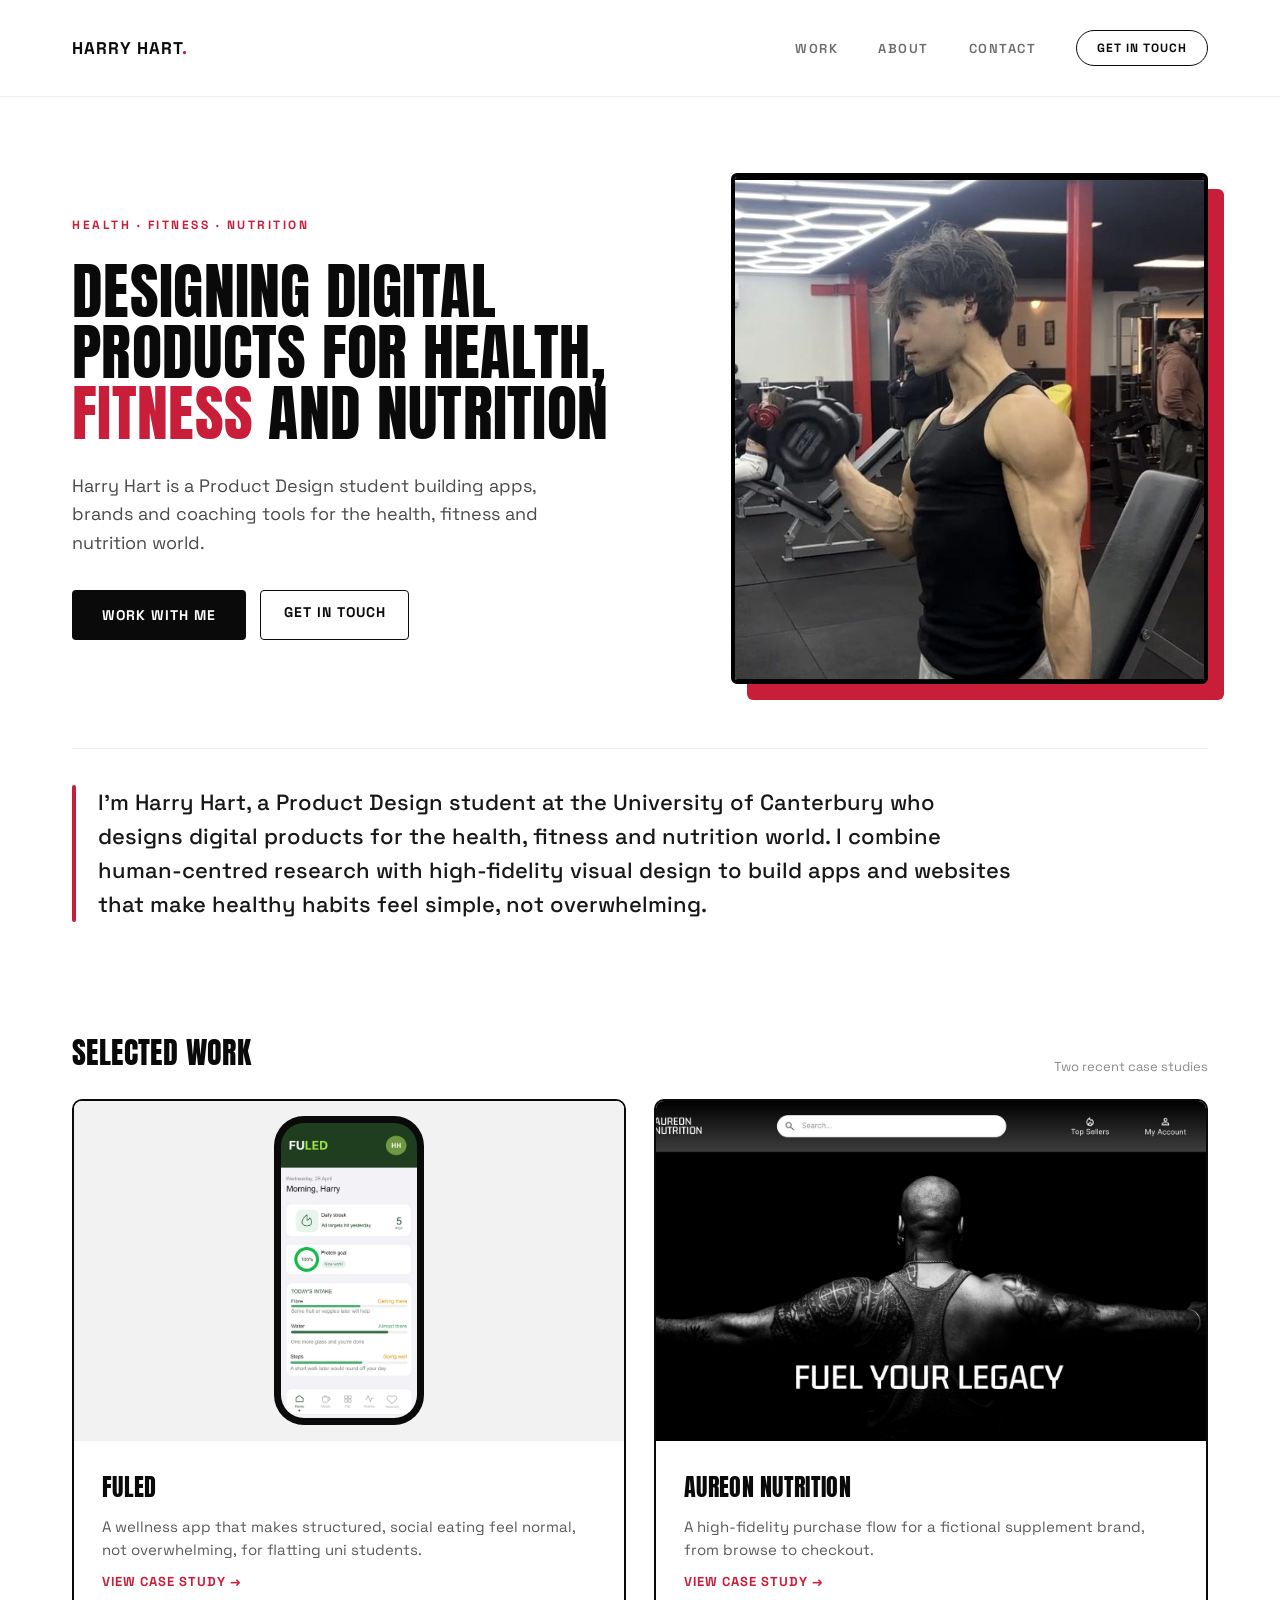
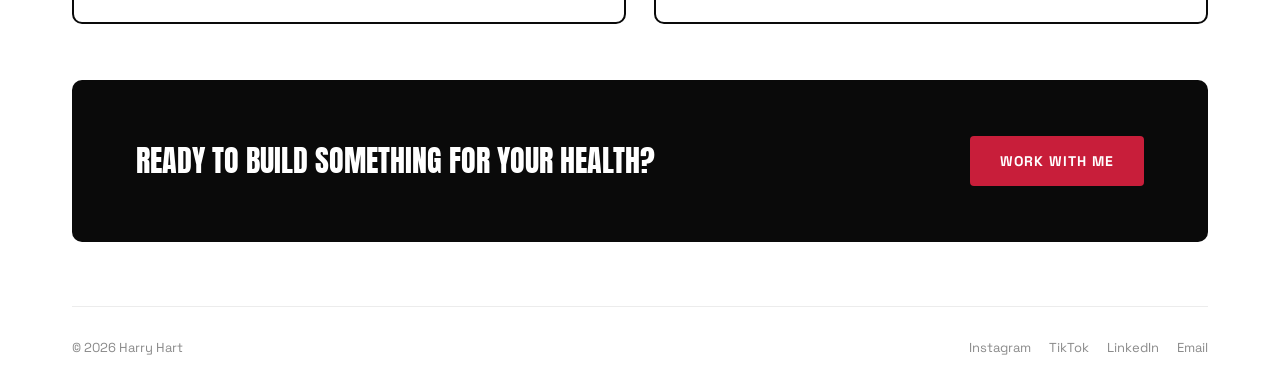
<file: index.html>
<!doctype html>
<html lang="en">
<head>
<meta charset="utf-8">
<meta name="viewport" content="width=device-width, initial-scale=1">
<title>Harry Hart | Product Design for Health, Fitness &amp; Nutrition</title>
<meta name="description" content="Harry Hart is a Product Design student building apps, brands and coaching tools for the health, fitness and nutrition world.">
<link rel="icon" href="favicon.ico" sizes="any">
<link rel="icon" href="favicon-32.png" type="image/png">
<link rel="apple-touch-icon" href="apple-touch-icon.png">
<link rel="canonical" href="https://harry-hart-nz.github.io/">
<meta property="og:type" content="website">
<meta property="og:site_name" content="Harry Hart">
<meta property="og:title" content="Harry Hart | Product Design for Health, Fitness &amp; Nutrition">
<meta property="og:description" content="Harry Hart is a Product Design student building apps, brands and coaching tools for the health, fitness and nutrition world.">
<meta property="og:url" content="https://harry-hart-nz.github.io/">
<meta property="og:image" content="https://harry-hart-nz.github.io/images/og-image.jpg">
<meta property="og:image:width" content="1200">
<meta property="og:image:height" content="630">
<meta property="og:image:alt" content="Harry Hart, Product Design for Health, Fitness and Nutrition">
<meta name="twitter:card" content="summary_large_image">
<meta name="twitter:title" content="Harry Hart | Product Design for Health, Fitness &amp; Nutrition">
<meta name="twitter:description" content="Harry Hart is a Product Design student building apps, brands and coaching tools for the health, fitness and nutrition world.">
<meta name="twitter:image" content="https://harry-hart-nz.github.io/images/og-image.jpg">
<meta name="theme-color" content="#C81E3A">
<link rel="preconnect" href="https://fonts.googleapis.com">
<link rel="stylesheet" href="https://fonts.googleapis.com/css2?family=Anton&family=Space+Grotesk:wght@400;500;600;700&display=swap">
<link rel="stylesheet" href="css/style.css">
</head>
<body>

<header class="nav">
  <div class="nav-inner">
    <a href="index.html" class="logo">Harry Hart<span class="accent">.</span></a>
    <input type="checkbox" id="nav-toggle" class="nav-toggle-checkbox">
    <label for="nav-toggle" class="nav-toggle-label" aria-label="Toggle menu">
      <span></span><span></span><span></span>
    </label>
    <nav class="nav-links">
      <a class="nav-link" href="index.html#work">Work</a>
      <a class="nav-link" href="about.html">About</a>
      <a class="nav-link" href="contact.html">Contact</a>
      <a class="pill" href="contact.html">Get in touch</a>
    </nav>
  </div>
</header>

<main class="wrap">

  <!-- HERO -->
  <section class="hero">
    <div class="hero-copy">
      <div class="eyebrow">Health · Fitness · Nutrition</div>
      <h1 class="hero-title font-display">Designing digital products for health, <span class="accent">fitness</span> and nutrition</h1>
      <p class="hero-desc">Harry Hart is a Product Design student building apps, brands and coaching tools for the health, fitness and nutrition world.</p>
      <div class="hero-actions">
        <a class="btn btn-black" href="https://forms.gle/nYDH7GHydquZwans7" target="_blank" rel="noopener">Work with me</a>
        <a class="btn btn-outline" href="contact.html">Get in touch</a>
      </div>
    </div>
    <div class="hero-photo-wrap">
      <div class="hero-photo-bg"></div>
      <img class="hero-photo" src="images/hero-training.jpg" alt="Harry Hart training">
    </div>
  </section>

  <!-- INTRO -->
  <section class="intro">
    <div class="intro-bar"></div>
    <p class="intro-text">I'm Harry Hart, a Product Design student at the University of Canterbury who designs digital products for the health, fitness and nutrition world. I combine human-centred research with high-fidelity visual design to build apps and websites that make healthy habits feel simple, not overwhelming.</p>
  </section>

  <!-- WORK -->
  <section id="work" class="section">
    <div class="work-header">
      <h2 class="font-display" style="font-size: 30px; letter-spacing: 0.4px;">Selected work</h2>
      <span style="font-size: 13px; color: var(--muted-light);">Two recent case studies</span>
    </div>
    <div class="work-grid">

      <a href="fuled.html" class="card">
        <div class="card-media">
          <div class="phone-frame">
            <div class="phone-frame-inner">
              <img src="images/fuled-home.jpg" alt="FULED app home dashboard">
            </div>
          </div>
        </div>
        <div class="card-body">
          <div class="card-title font-display">FULED</div>
          <p class="card-desc">A wellness app that makes structured, social eating feel normal, not overwhelming, for flatting uni students.</p>
          <span class="link-arrow">View case study →</span>
        </div>
      </a>

      <a href="aureon.html" class="card">
        <div class="card-media dark">
          <img src="images/aureon-hero.jpg" alt="Aureon Nutrition, 'Fuel Your Legacy' hero">
        </div>
        <div class="card-body">
          <div class="card-title font-display">Aureon Nutrition</div>
          <p class="card-desc">A high-fidelity purchase flow for a fictional supplement brand, from browse to checkout.</p>
          <span class="link-arrow">View case study →</span>
        </div>
      </a>

    </div>
  </section>

  <!-- CTA -->
  <div class="cta">
    <h3 class="cta-title font-display">Ready to build something for your health?</h3>
    <a class="btn btn-accent" href="https://forms.gle/nYDH7GHydquZwans7" target="_blank" rel="noopener">Work with me</a>
  </div>

  <!-- FOOTER -->
  <footer class="footer">
    <span>© 2026 Harry Hart</span>
    <div class="footer-links">
      <a href="https://instagram.com/harryhartlifts" target="_blank" rel="noopener">Instagram</a>
      <a href="https://tiktok.com/@harryyhart" target="_blank" rel="noopener">TikTok</a>
      <a href="https://www.linkedin.com/in/harry-hart-82a9b7298" target="_blank" rel="noopener">LinkedIn</a>
      <a href="mailto:harryhartnz@gmail.com">Email</a>
    </div>
  </footer>

</main>
</body>
</html>
</file>
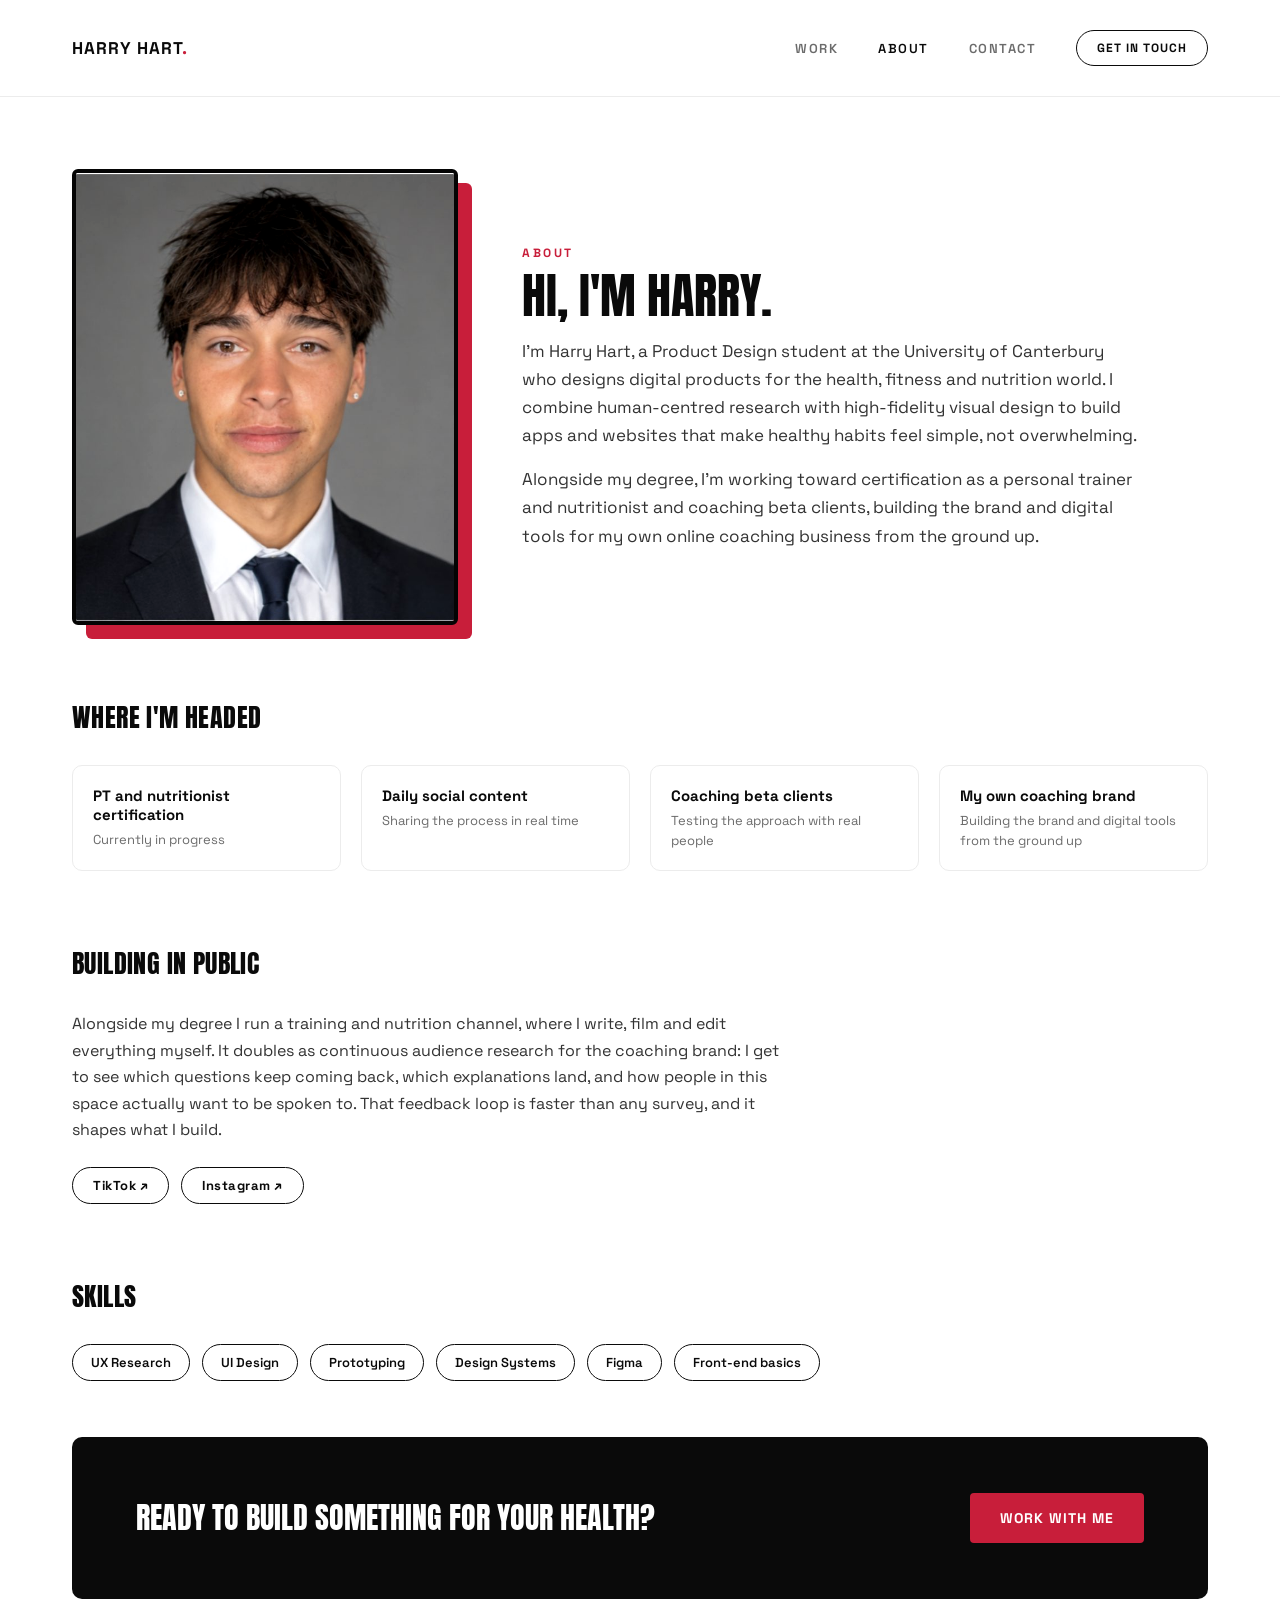
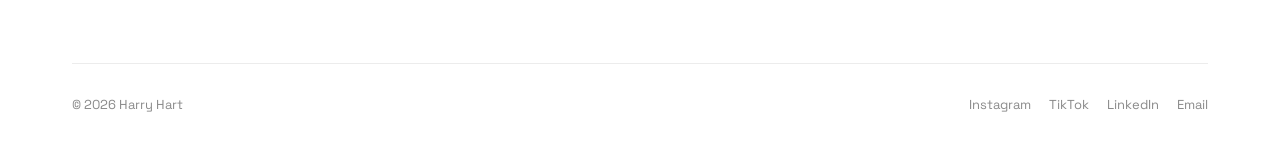
<file: about.html>
<!doctype html>
<html lang="en">
<head>
<meta charset="utf-8">
<meta name="viewport" content="width=device-width, initial-scale=1">
<title>About | Harry Hart</title>
<meta name="description" content="Harry Hart is a Product Design student at the University of Canterbury, working toward PT and nutritionist certification.">
<link rel="icon" href="favicon.ico" sizes="any">
<link rel="icon" href="favicon-32.png" type="image/png">
<link rel="apple-touch-icon" href="apple-touch-icon.png">
<link rel="canonical" href="https://harry-hart-nz.github.io/about.html">
<meta property="og:type" content="website">
<meta property="og:site_name" content="Harry Hart">
<meta property="og:title" content="About">
<meta property="og:description" content="Harry Hart is a Product Design student at the University of Canterbury, working toward PT and nutritionist certification.">
<meta property="og:url" content="https://harry-hart-nz.github.io/about.html">
<meta property="og:image" content="https://harry-hart-nz.github.io/images/og-image.jpg">
<meta property="og:image:width" content="1200">
<meta property="og:image:height" content="630">
<meta property="og:image:alt" content="Harry Hart, Product Design for Health, Fitness and Nutrition">
<meta name="twitter:card" content="summary_large_image">
<meta name="twitter:title" content="About">
<meta name="twitter:description" content="Harry Hart is a Product Design student at the University of Canterbury, working toward PT and nutritionist certification.">
<meta name="twitter:image" content="https://harry-hart-nz.github.io/images/og-image.jpg">
<meta name="theme-color" content="#C81E3A">
<link rel="preconnect" href="https://fonts.googleapis.com">
<link rel="stylesheet" href="https://fonts.googleapis.com/css2?family=Anton&family=Space+Grotesk:wght@400;500;600;700&display=swap">
<link rel="stylesheet" href="css/style.css">
</head>
<body>

<header class="nav">
  <div class="nav-inner">
    <a href="index.html" class="logo">Harry Hart<span class="accent">.</span></a>
    <input type="checkbox" id="nav-toggle" class="nav-toggle-checkbox">
    <label for="nav-toggle" class="nav-toggle-label" aria-label="Toggle menu">
      <span></span><span></span><span></span>
    </label>
    <nav class="nav-links">
      <a class="nav-link" href="index.html#work">Work</a>
      <a class="nav-link is-current" href="about.html">About</a>
      <a class="nav-link" href="contact.html">Contact</a>
      <a class="pill" href="contact.html">Get in touch</a>
    </nav>
  </div>
</header>

<main class="wrap">

  <!-- HEADER / BIO -->
  <section class="bio">
    <div class="bio-photo-wrap">
      <div class="bio-photo-bg"></div>
      <img class="bio-photo" src="images/about-headshot.jpg" alt="Harry Hart portrait">
    </div>
    <div class="bio-copy">
      <div class="eyebrow">About</div>
      <h1 class="bio-name font-display">Hi, I'm Harry.</h1>
      <p class="body-copy">I'm Harry Hart, a Product Design student at the University of Canterbury who designs digital products for the health, fitness and nutrition world. I combine human-centred research with high-fidelity visual design to build apps and websites that make healthy habits feel simple, not overwhelming.</p>
      <p class="body-copy">Alongside my degree, I'm working toward certification as a personal trainer and nutritionist and coaching beta clients, building the brand and digital tools for my own online coaching business from the ground up.</p>
    </div>
  </section>

  <!-- CAREER PATH -->
  <section class="section">
    <h2 class="section-heading font-display">Where I'm headed</h2>
    <div class="path-grid">
      <div class="path-card"><div class="path-title">PT and nutritionist certification</div><div class="path-desc">Currently in progress</div></div>
      <div class="path-card"><div class="path-title">Daily social content</div><div class="path-desc">Sharing the process in real time</div></div>
      <div class="path-card"><div class="path-title">Coaching beta clients</div><div class="path-desc">Testing the approach with real people</div></div>
      <div class="path-card"><div class="path-title">My own coaching brand</div><div class="path-desc">Building the brand and digital tools from the ground up</div></div>
    </div>
  </section>

  <!-- BUILDING IN PUBLIC -->
  <section class="section">
    <h2 class="section-heading font-display">Building in public</h2>
    <p class="body-copy" style="max-width: 720px;">Alongside my degree I run a training and nutrition channel, where I write, film and edit everything myself. It doubles as continuous audience research for the coaching brand: I get to see which questions keep coming back, which explanations land, and how people in this space actually want to be spoken to. That feedback loop is faster than any survey, and it shapes what I build.</p>
    <div class="channel-links">
      <a class="channel-link" href="https://tiktok.com/@harryyhart" target="_blank" rel="noopener">TikTok &#8599;</a>
      <a class="channel-link" href="https://instagram.com/harryhartlifts" target="_blank" rel="noopener">Instagram &#8599;</a>
    </div>
  </section>

  <!-- SKILLS -->
  <section class="section">
    <h2 class="section-heading font-display">Skills</h2>
    <div class="skills-wrap">
      <span class="skill-pill">UX Research</span>
      <span class="skill-pill">UI Design</span>
      <span class="skill-pill">Prototyping</span>
      <span class="skill-pill">Design Systems</span>
      <span class="skill-pill">Figma</span>
      <span class="skill-pill">Front-end basics</span>
    </div>
  </section>

  <!-- CTA -->
  <div class="cta">
    <h3 class="cta-title font-display">Ready to build something for your health?</h3>
    <a class="btn btn-accent" href="https://forms.gle/nYDH7GHydquZwans7" target="_blank" rel="noopener">Work with me</a>
  </div>

  <!-- FOOTER -->
  <footer class="footer">
    <span>© 2026 Harry Hart</span>
    <div class="footer-links">
      <a href="https://instagram.com/harryhartlifts" target="_blank" rel="noopener">Instagram</a>
      <a href="https://tiktok.com/@harryyhart" target="_blank" rel="noopener">TikTok</a>
      <a href="https://www.linkedin.com/in/harry-hart-82a9b7298" target="_blank" rel="noopener">LinkedIn</a>
      <a href="mailto:harryhartnz@gmail.com">Email</a>
    </div>
  </footer>

</main>
</body>
</html>
</file>
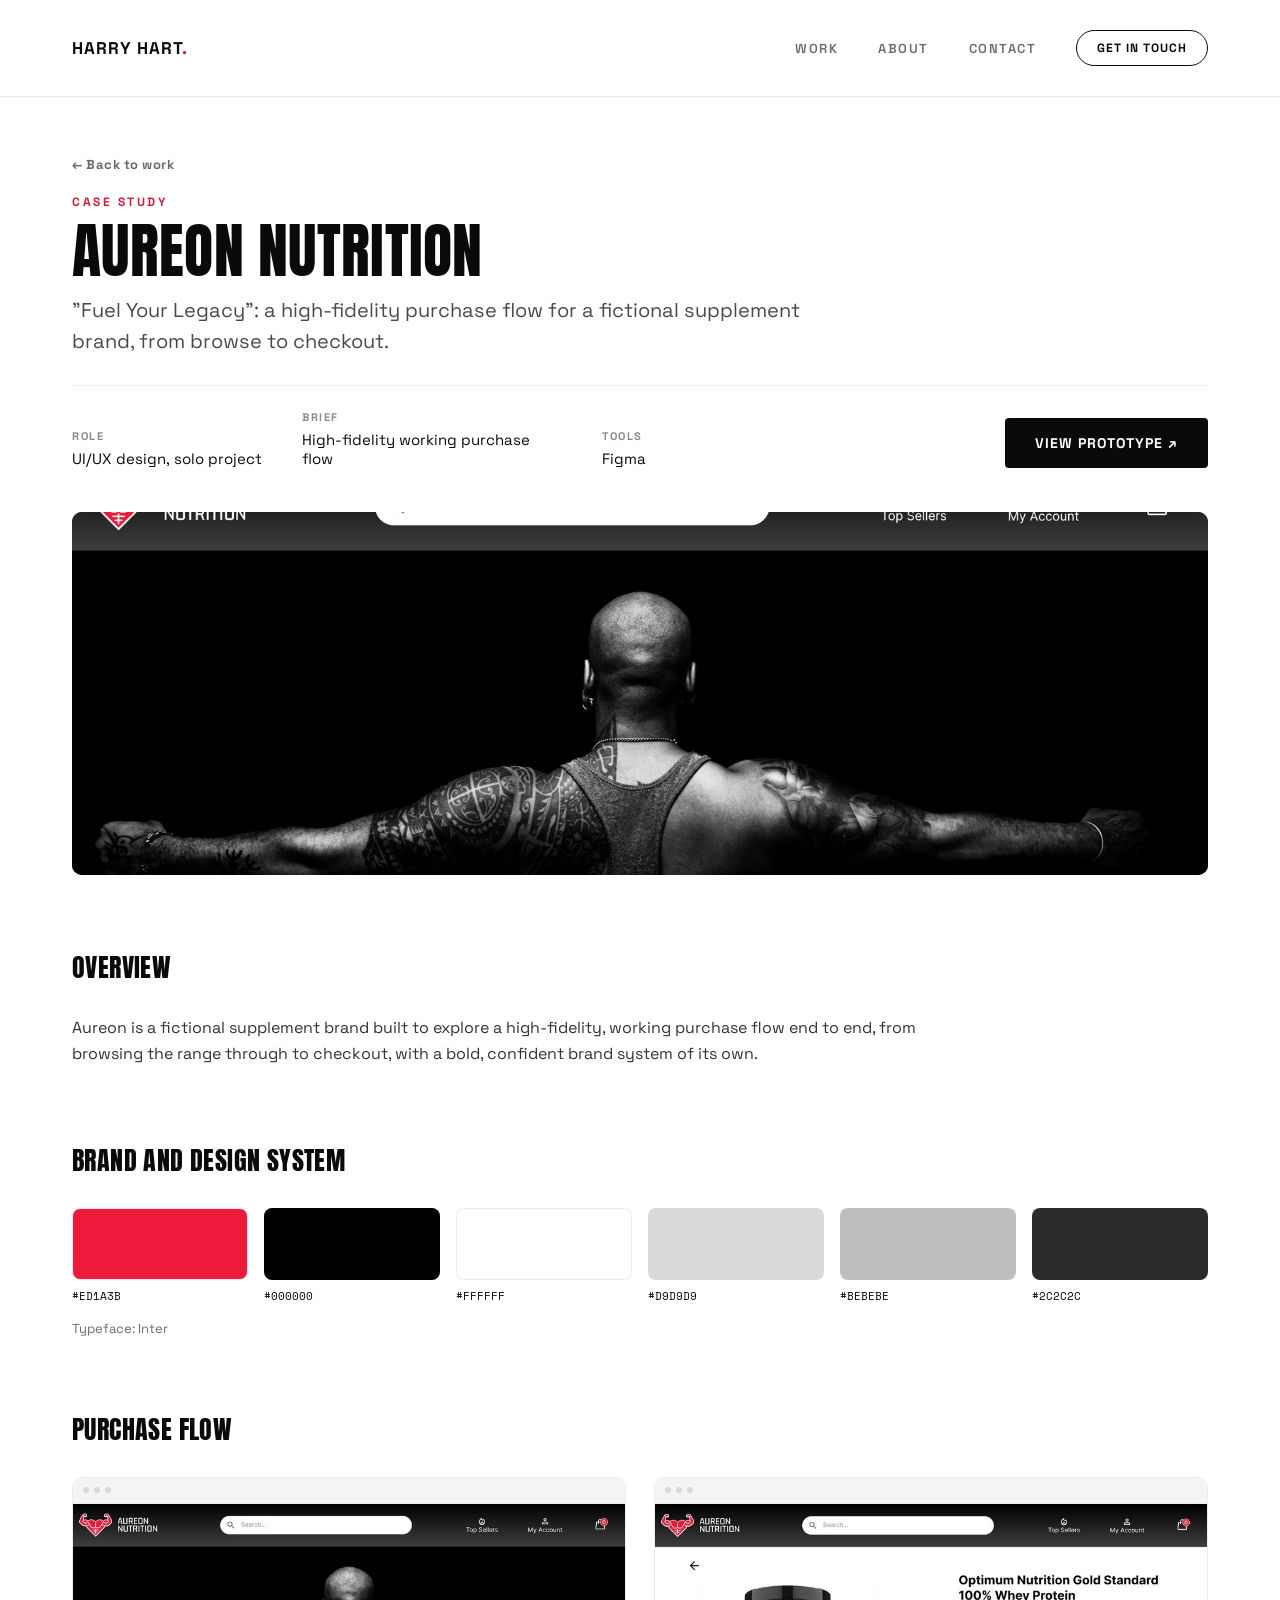
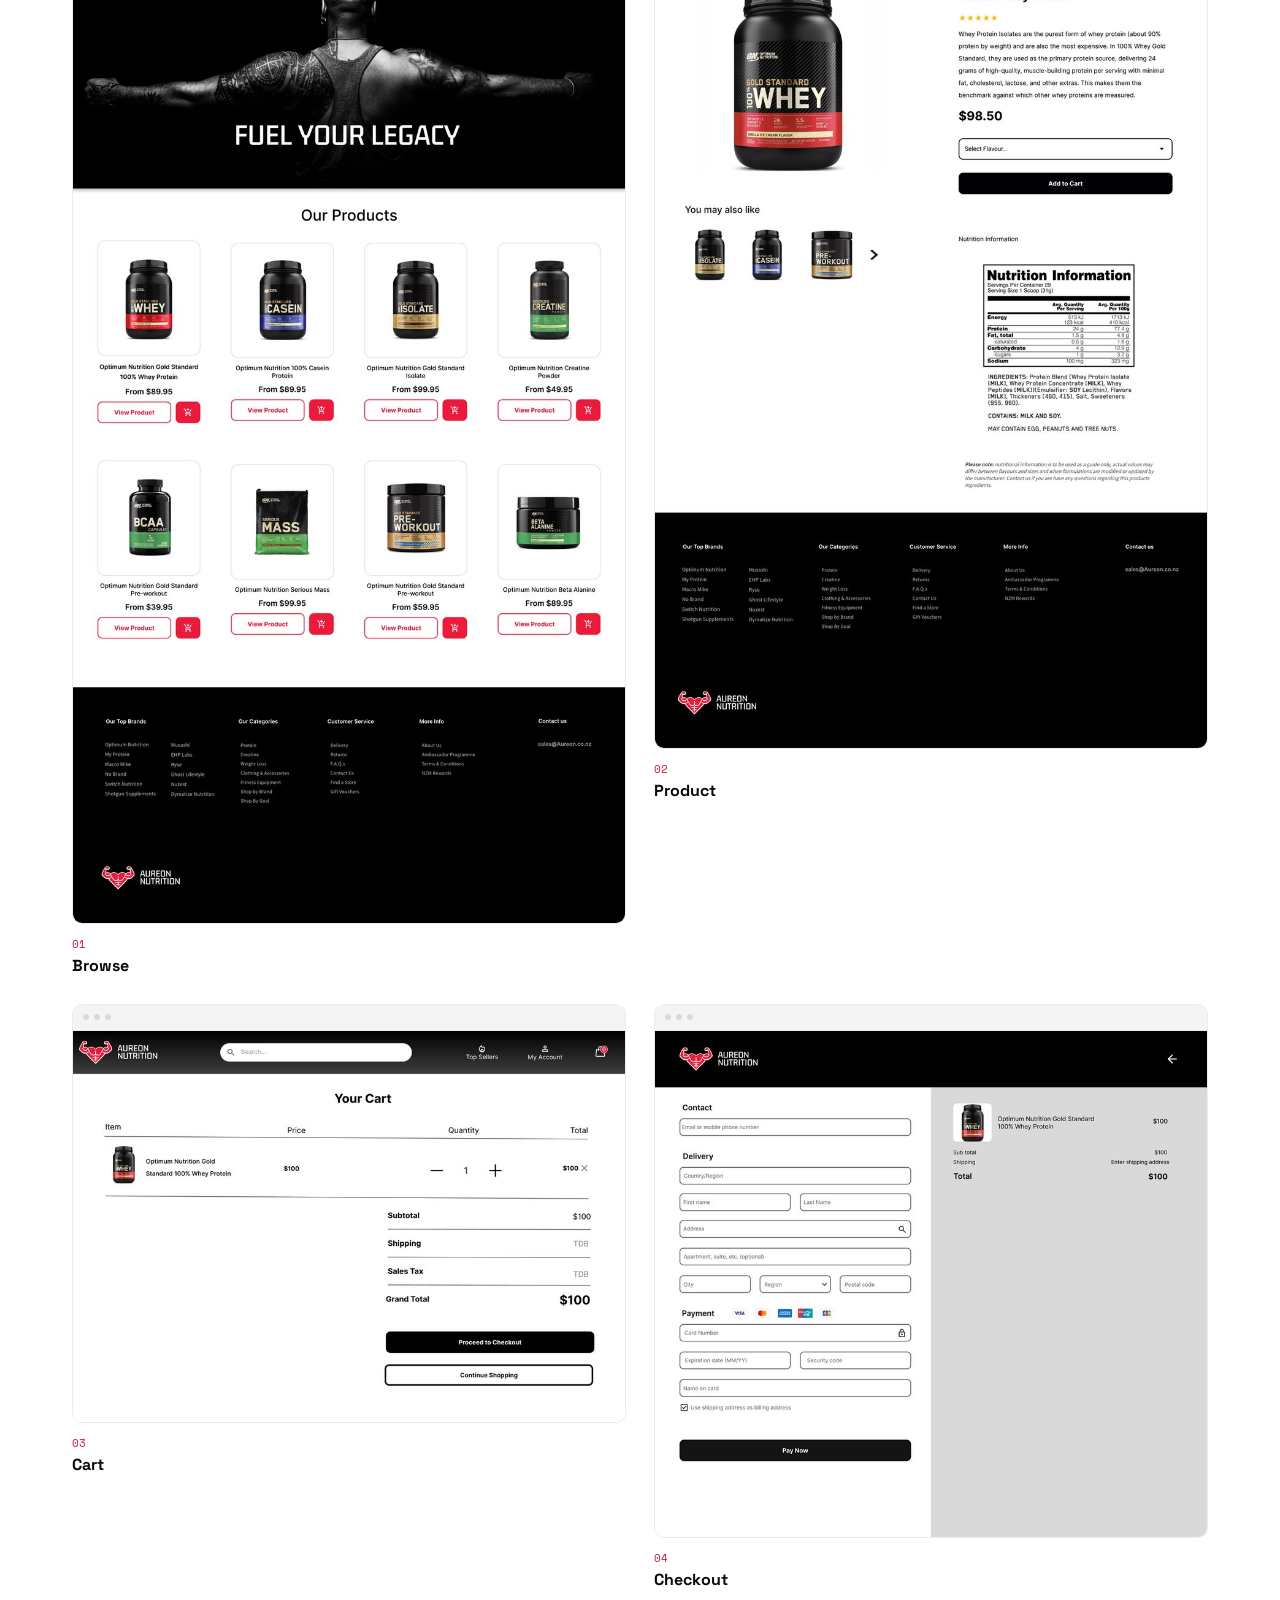
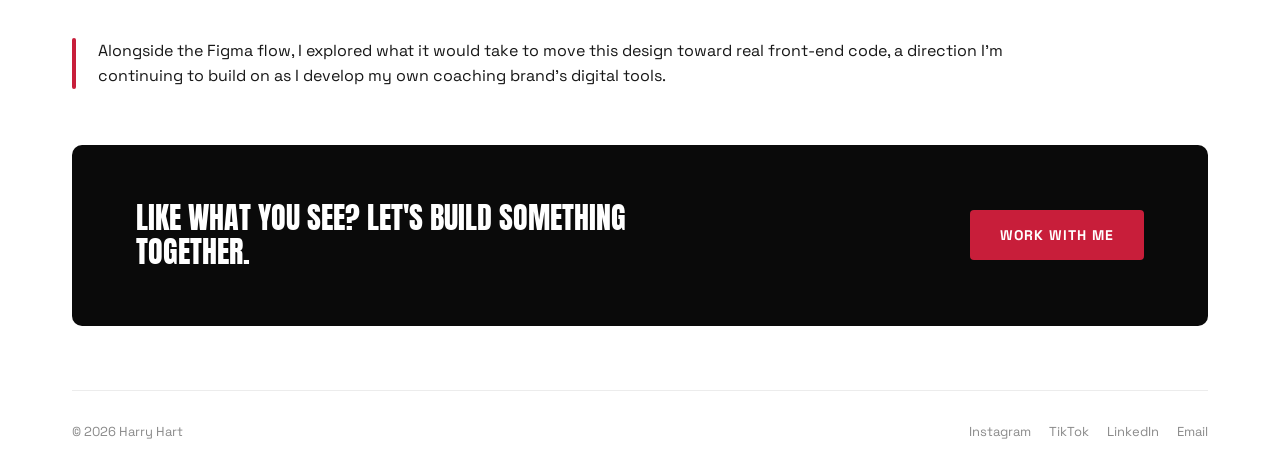
<file: aureon.html>
<!doctype html>
<html lang="en">
<head>
<meta charset="utf-8">
<meta name="viewport" content="width=device-width, initial-scale=1">
<title>Aureon Nutrition | Case Study | Harry Hart</title>
<meta name="description" content="'Fuel Your Legacy': a high-fidelity purchase flow for a fictional supplement brand, from browse to checkout.">
<link rel="icon" href="favicon.ico" sizes="any">
<link rel="icon" href="favicon-32.png" type="image/png">
<link rel="apple-touch-icon" href="apple-touch-icon.png">
<link rel="canonical" href="https://harry-hart-nz.github.io/aureon.html">
<meta property="og:type" content="website">
<meta property="og:site_name" content="Harry Hart">
<meta property="og:title" content="Aureon Nutrition | Case Study">
<meta property="og:description" content="'Fuel Your Legacy': a high-fidelity purchase flow for a fictional supplement brand, from browse to checkout.">
<meta property="og:url" content="https://harry-hart-nz.github.io/aureon.html">
<meta property="og:image" content="https://harry-hart-nz.github.io/images/og-image.jpg">
<meta property="og:image:width" content="1200">
<meta property="og:image:height" content="630">
<meta property="og:image:alt" content="Harry Hart, Product Design for Health, Fitness and Nutrition">
<meta name="twitter:card" content="summary_large_image">
<meta name="twitter:title" content="Aureon Nutrition | Case Study">
<meta name="twitter:description" content="'Fuel Your Legacy': a high-fidelity purchase flow for a fictional supplement brand, from browse to checkout.">
<meta name="twitter:image" content="https://harry-hart-nz.github.io/images/og-image.jpg">
<meta name="theme-color" content="#C81E3A">
<link rel="preconnect" href="https://fonts.googleapis.com">
<link rel="stylesheet" href="https://fonts.googleapis.com/css2?family=Anton&family=Space+Grotesk:wght@400;500;600;700&family=Space+Mono:wght@400;700&display=swap">
<link rel="stylesheet" href="css/style.css">
</head>
<body>

<header class="nav">
  <div class="nav-inner">
    <a href="index.html" class="logo">Harry Hart<span class="accent">.</span></a>
    <input type="checkbox" id="nav-toggle" class="nav-toggle-checkbox">
    <label for="nav-toggle" class="nav-toggle-label" aria-label="Toggle menu">
      <span></span><span></span><span></span>
    </label>
    <nav class="nav-links">
      <a class="nav-link" href="index.html#work">Work</a>
      <a class="nav-link" href="about.html">About</a>
      <a class="nav-link" href="contact.html">Contact</a>
      <a class="pill" href="contact.html">Get in touch</a>
    </nav>
  </div>
</header>

<main class="wrap">

  <!-- HEADER -->
  <section class="section-tight">
    <a class="back-link" href="index.html#work">← Back to work</a>
    <div class="eyebrow" style="margin-top: 20px;">Case Study</div>
    <h1 class="case-title small font-display">Aureon Nutrition</h1>
    <p class="case-desc">"Fuel Your Legacy": a high-fidelity purchase flow for a fictional supplement brand, from browse to checkout.</p>
    <div class="meta-row">
      <div class="meta-item"><div class="meta-label">Role</div><div class="meta-value">UI/UX design, solo project</div></div>
      <div class="meta-item"><div class="meta-label">Brief</div><div class="meta-value">High-fidelity working purchase flow</div></div>
      <div class="meta-item"><div class="meta-label">Tools</div><div class="meta-value">Figma</div></div>
      <a class="btn btn-black" href="https://www.figma.com/proto/VzUe3qeAXa0Mo5soxGXZGd/PROD-151-Assignment" target="_blank" rel="noopener">View prototype ↗</a>
    </div>
  </section>

  <!-- HERO -->
  <div class="hero-image hero-banner">
    <img src="images/aureon-hero.jpg" alt="Aureon Nutrition homepage, 'Fuel Your Legacy' hero">
  </div>

  <!-- OVERVIEW -->
  <section class="section">
    <h2 class="section-heading font-display">Overview</h2>
    <p class="body-copy" style="max-width: 900px;">Aureon is a fictional supplement brand built to explore a high-fidelity, working purchase flow end to end, from browsing the range through to checkout, with a bold, confident brand system of its own.</p>
  </section>

  <!-- BRAND SYSTEM -->
  <section class="section">
    <h2 class="section-heading font-display">Brand and design system</h2>
    <div class="swatch-grid">
      <div><div class="swatch" style="background:#ED1A3B; border:1px solid var(--border);"></div><div class="swatch-code font-mono">#ED1A3B</div></div>
      <div><div class="swatch" style="background:#000000;"></div><div class="swatch-code font-mono">#000000</div></div>
      <div><div class="swatch" style="background:#FFFFFF; border:1px solid var(--border);"></div><div class="swatch-code font-mono">#FFFFFF</div></div>
      <div><div class="swatch" style="background:#D9D9D9;"></div><div class="swatch-code font-mono">#D9D9D9</div></div>
      <div><div class="swatch" style="background:#BEBEBE;"></div><div class="swatch-code font-mono">#BEBEBE</div></div>
      <div><div class="swatch" style="background:#2C2C2C;"></div><div class="swatch-code font-mono">#2C2C2C</div></div>
    </div>
    <div style="margin-top: 16px; font-size: 13px; color: var(--muted);">Typeface: Inter</div>
  </section>

  <!-- PURCHASE FLOW -->
  <section class="section">
    <h2 class="section-heading font-display">Purchase flow</h2>
    <div class="flow-grid">
      <div>
        <div class="flow-card">
          <div class="flow-card-bar"><span></span><span></span><span></span></div>
          <div class="flow-card-img"><img src="images/aureon-browse.jpg" alt="Aureon browse screen"></div>
        </div>
        <div class="flow-step-num font-mono">01</div>
        <div class="flow-step-label">Browse</div>
      </div>
      <div>
        <div class="flow-card">
          <div class="flow-card-bar"><span></span><span></span><span></span></div>
          <div class="flow-card-img"><img src="images/aureon-product.jpg" alt="Aureon product detail screen"></div>
        </div>
        <div class="flow-step-num font-mono">02</div>
        <div class="flow-step-label">Product</div>
      </div>
      <div>
        <div class="flow-card">
          <div class="flow-card-bar"><span></span><span></span><span></span></div>
          <div class="flow-card-img"><img src="images/aureon-cart.jpg" alt="Aureon cart screen"></div>
        </div>
        <div class="flow-step-num font-mono">03</div>
        <div class="flow-step-label">Cart</div>
      </div>
      <div>
        <div class="flow-card">
          <div class="flow-card-bar"><span></span><span></span><span></span></div>
          <div class="flow-card-img"><img src="images/aureon-checkout.jpg" alt="Aureon checkout screen"></div>
        </div>
        <div class="flow-step-num font-mono">04</div>
        <div class="flow-step-label">Checkout</div>
      </div>
    </div>
  </section>

  <!-- NOTE -->
  <section class="reflection">
    <div class="intro-bar"></div>
    <p class="reflection-text" style="font-size: 16px;">Alongside the Figma flow, I explored what it would take to move this design toward real front-end code, a direction I'm continuing to build on as I develop my own coaching brand's digital tools.</p>
  </section>

  <!-- CTA -->
  <div class="cta">
    <h3 class="cta-title font-display">Like what you see? Let's build something together.</h3>
    <a class="btn btn-accent" href="https://forms.gle/nYDH7GHydquZwans7" target="_blank" rel="noopener">Work with me</a>
  </div>

  <!-- FOOTER -->
  <footer class="footer">
    <span>© 2026 Harry Hart</span>
    <div class="footer-links">
      <a href="https://instagram.com/harryhartlifts" target="_blank" rel="noopener">Instagram</a>
      <a href="https://tiktok.com/@harryyhart" target="_blank" rel="noopener">TikTok</a>
      <a href="https://www.linkedin.com/in/harry-hart-82a9b7298" target="_blank" rel="noopener">LinkedIn</a>
      <a href="mailto:harryhartnz@gmail.com">Email</a>
    </div>
  </footer>

</main>
</body>
</html>
</file>
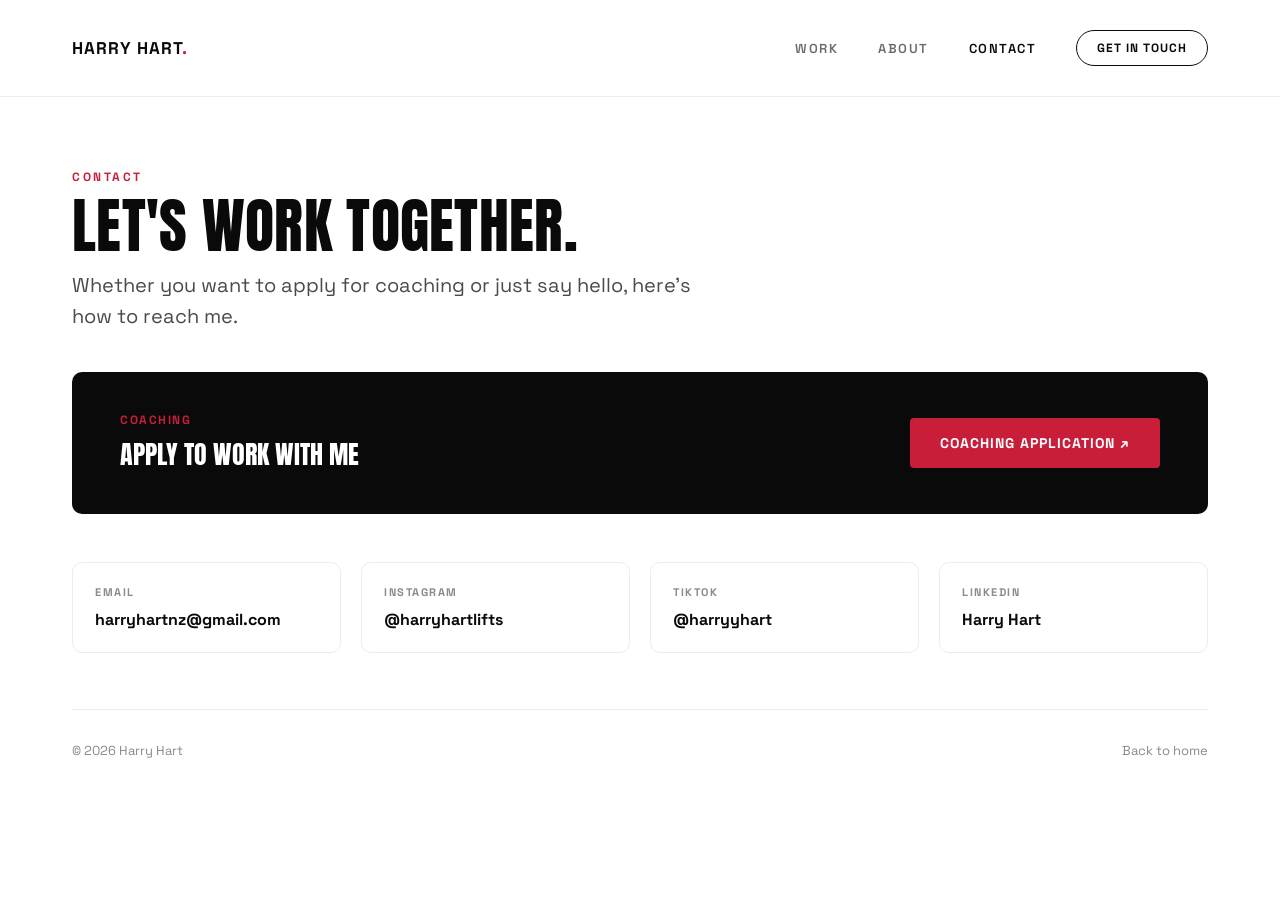
<file: contact.html>
<!doctype html>
<html lang="en">
<head>
<meta charset="utf-8">
<meta name="viewport" content="width=device-width, initial-scale=1">
<title>Contact | Harry Hart</title>
<meta name="description" content="Apply for coaching or get in touch with Harry Hart.">
<link rel="icon" href="favicon.ico" sizes="any">
<link rel="icon" href="favicon-32.png" type="image/png">
<link rel="apple-touch-icon" href="apple-touch-icon.png">
<link rel="canonical" href="https://harry-hart-nz.github.io/contact.html">
<meta property="og:type" content="website">
<meta property="og:site_name" content="Harry Hart">
<meta property="og:title" content="Contact">
<meta property="og:description" content="Apply for coaching or get in touch with Harry Hart.">
<meta property="og:url" content="https://harry-hart-nz.github.io/contact.html">
<meta property="og:image" content="https://harry-hart-nz.github.io/images/og-image.jpg">
<meta property="og:image:width" content="1200">
<meta property="og:image:height" content="630">
<meta property="og:image:alt" content="Harry Hart, Product Design for Health, Fitness and Nutrition">
<meta name="twitter:card" content="summary_large_image">
<meta name="twitter:title" content="Contact">
<meta name="twitter:description" content="Apply for coaching or get in touch with Harry Hart.">
<meta name="twitter:image" content="https://harry-hart-nz.github.io/images/og-image.jpg">
<meta name="theme-color" content="#C81E3A">
<link rel="preconnect" href="https://fonts.googleapis.com">
<link rel="stylesheet" href="https://fonts.googleapis.com/css2?family=Anton&family=Space+Grotesk:wght@400;500;600;700&display=swap">
<link rel="stylesheet" href="css/style.css">
</head>
<body>

<header class="nav">
  <div class="nav-inner">
    <a href="index.html" class="logo">Harry Hart<span class="accent">.</span></a>
    <input type="checkbox" id="nav-toggle" class="nav-toggle-checkbox">
    <label for="nav-toggle" class="nav-toggle-label" aria-label="Toggle menu">
      <span></span><span></span><span></span>
    </label>
    <nav class="nav-links">
      <a class="nav-link" href="index.html#work">Work</a>
      <a class="nav-link" href="about.html">About</a>
      <a class="nav-link is-current" href="contact.html">Contact</a>
      <a class="pill" href="contact.html">Get in touch</a>
    </nav>
  </div>
</header>

<main class="wrap">

  <!-- HEADER -->
  <section class="contact-header">
    <div class="eyebrow">Contact</div>
    <h1 class="case-title small font-display" style="margin-top: 10px; max-width: 900px;">Let's work together.</h1>
    <p class="case-desc" style="max-width: 620px;">Whether you want to apply for coaching or just say hello, here's how to reach me.</p>
  </section>

  <!-- PRIMARY CTA -->
  <div class="contact-cta">
    <div>
      <div class="contact-cta-label">Coaching</div>
      <div class="contact-cta-title">Apply to work with me</div>
    </div>
    <a class="btn btn-accent" href="https://forms.gle/nYDH7GHydquZwans7" target="_blank" rel="noopener">Coaching application ↗</a>
  </div>

  <!-- CONTACT GRID -->
  <div class="contact-grid">
    <a class="contact-row" href="mailto:harryhartnz@gmail.com">
      <div class="contact-label">Email</div>
      <div class="contact-value">harryhartnz@gmail.com</div>
    </a>
    <a class="contact-row" href="https://instagram.com/harryhartlifts" target="_blank" rel="noopener">
      <div class="contact-label">Instagram</div>
      <div class="contact-value">@harryhartlifts</div>
    </a>
    <a class="contact-row" href="https://tiktok.com/@harryyhart" target="_blank" rel="noopener">
      <div class="contact-label">TikTok</div>
      <div class="contact-value">@harryyhart</div>
    </a>
    <a class="contact-row" href="https://www.linkedin.com/in/harry-hart-82a9b7298" target="_blank" rel="noopener">
      <div class="contact-label">LinkedIn</div>
      <div class="contact-value">Harry Hart</div>
    </a>
  </div>

  <!-- FOOTER -->
  <footer class="footer" style="margin-top: 56px;">
    <span>© 2026 Harry Hart</span>
    <a href="index.html" style="color: var(--muted-light);">Back to home</a>
  </footer>

</main>
</body>
</html>
</file>
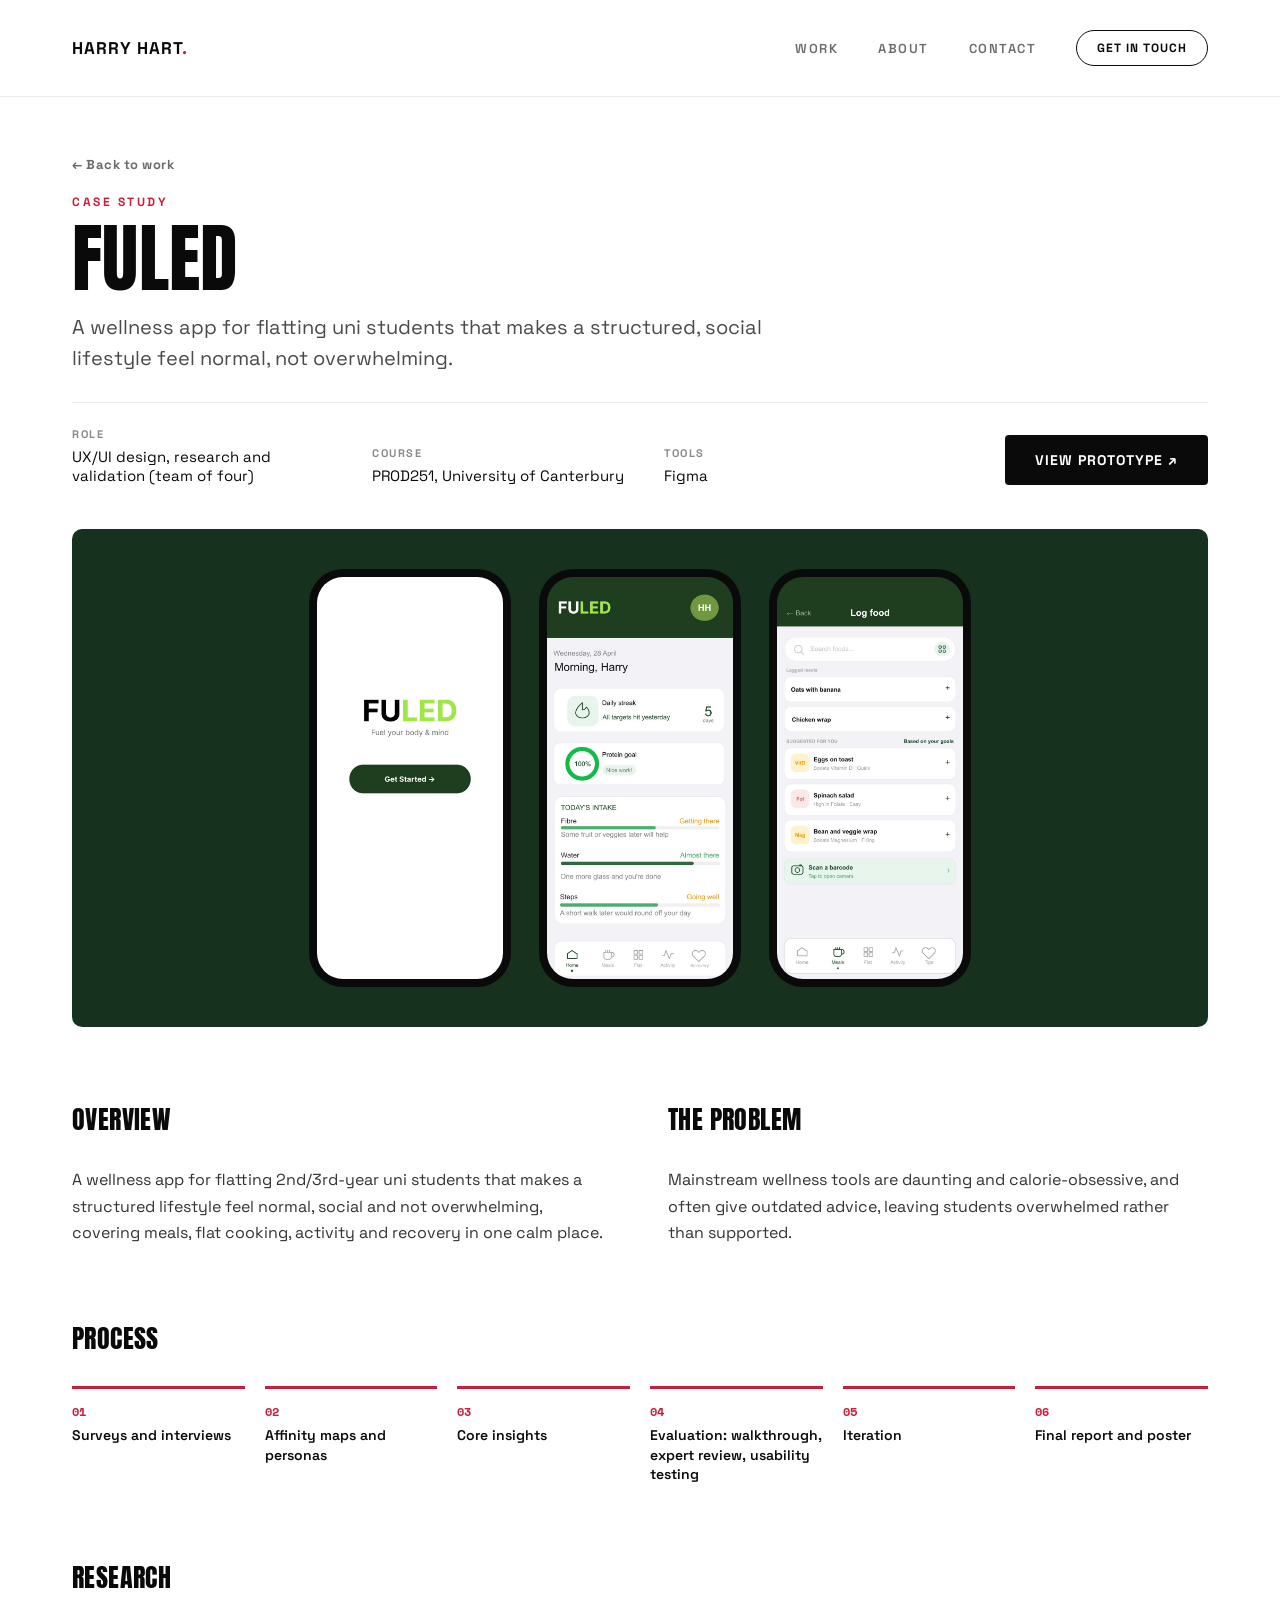
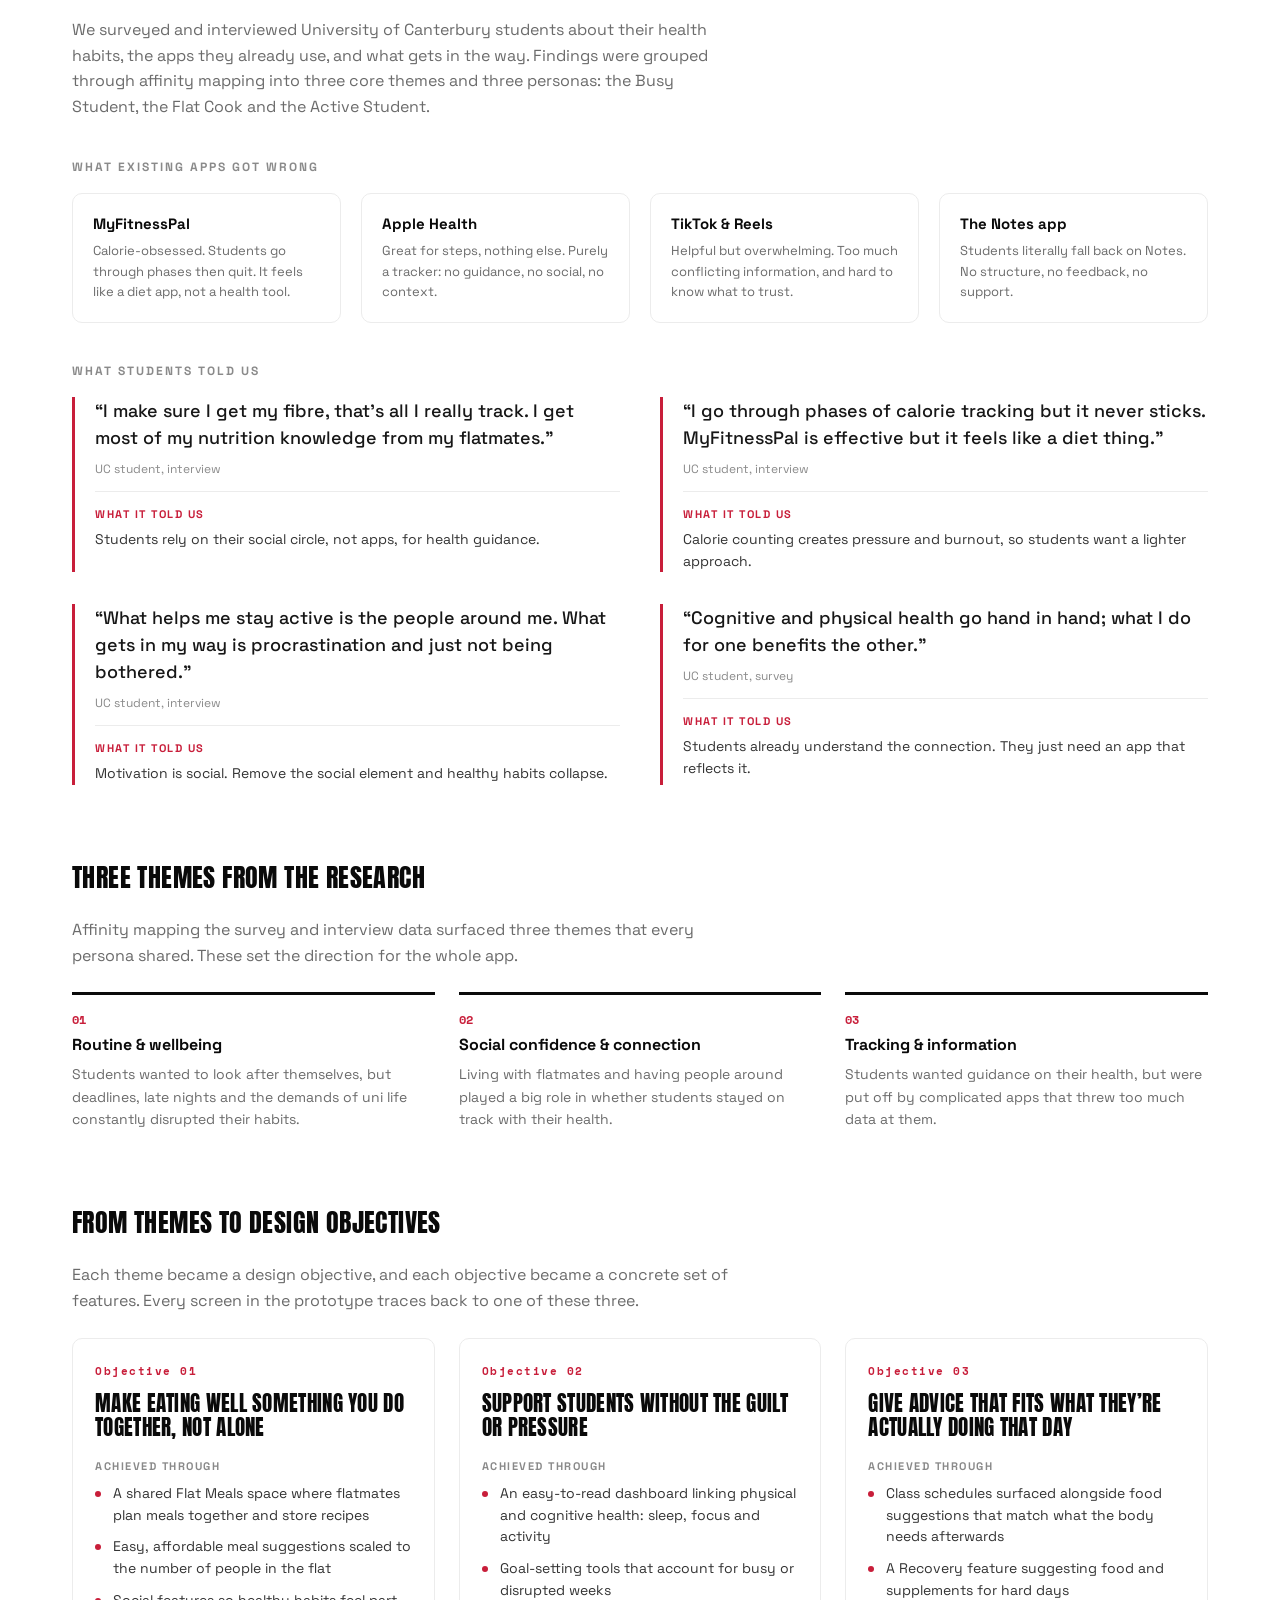
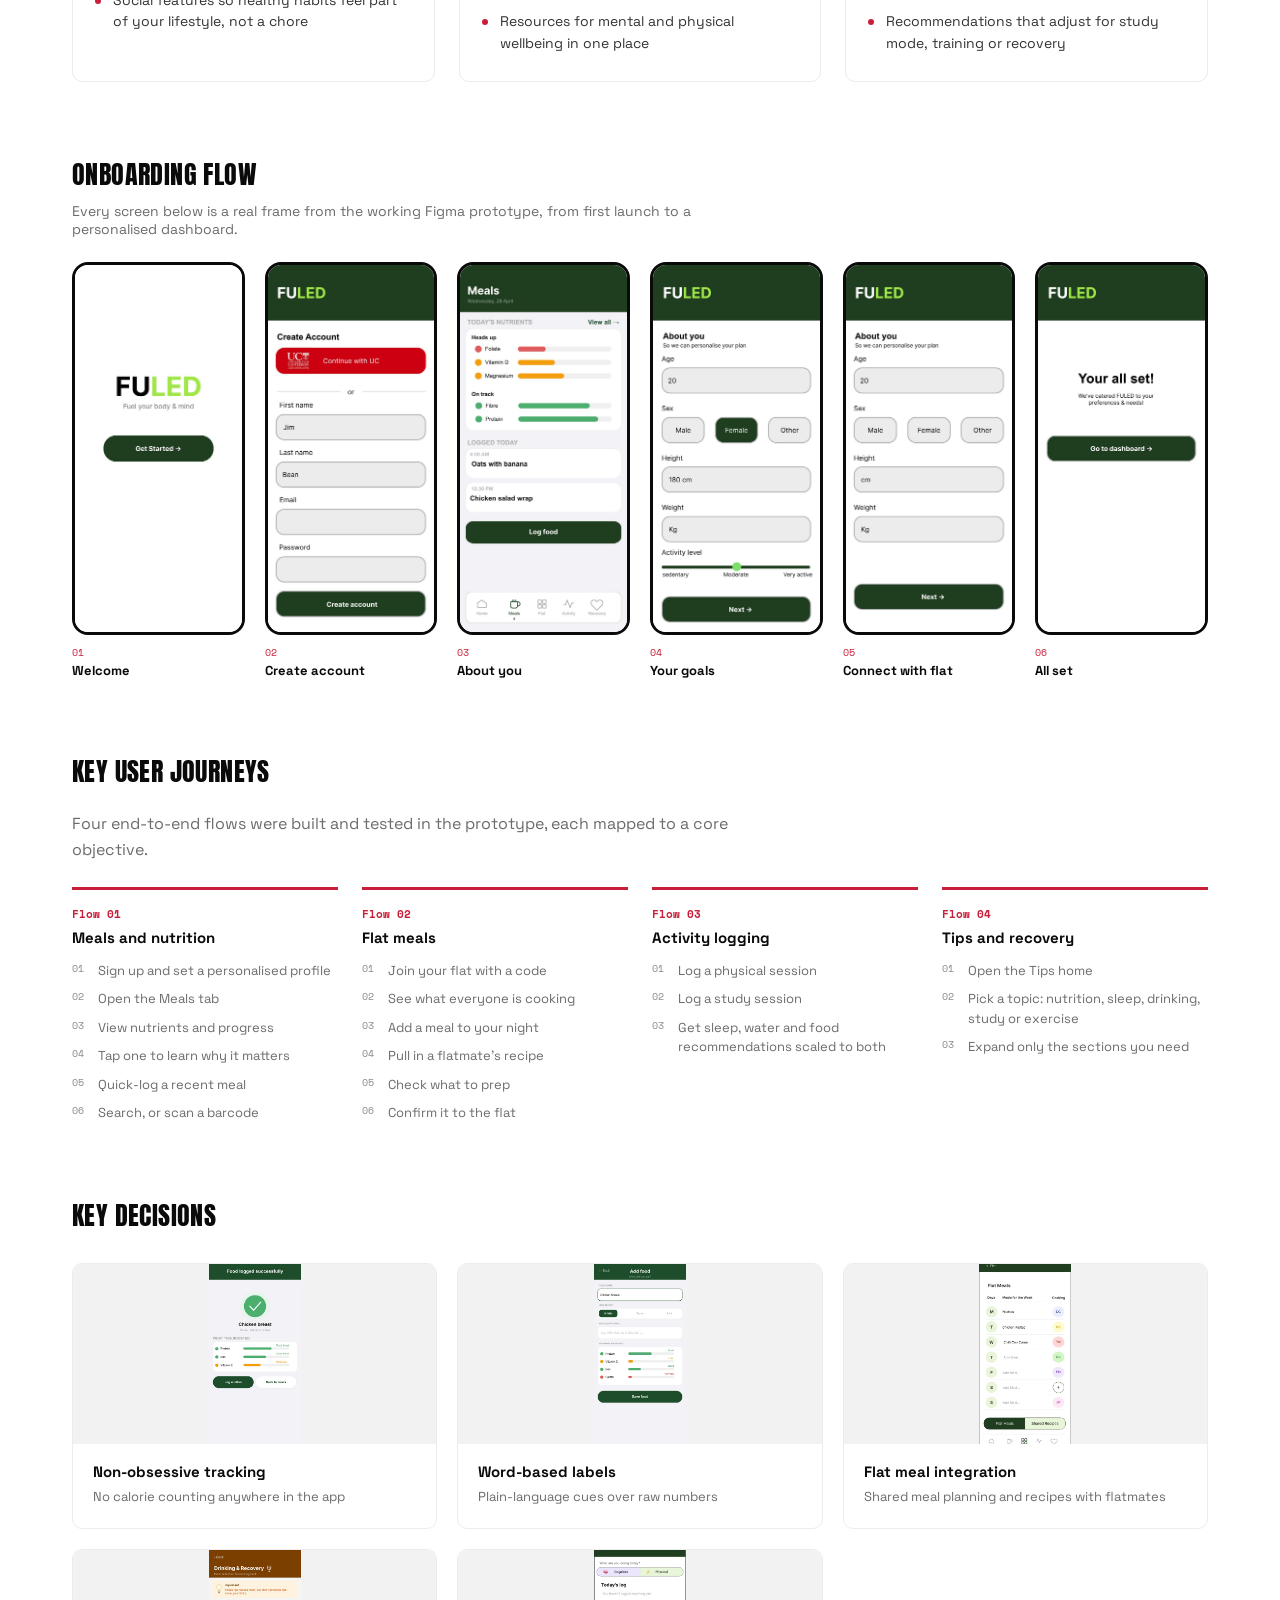
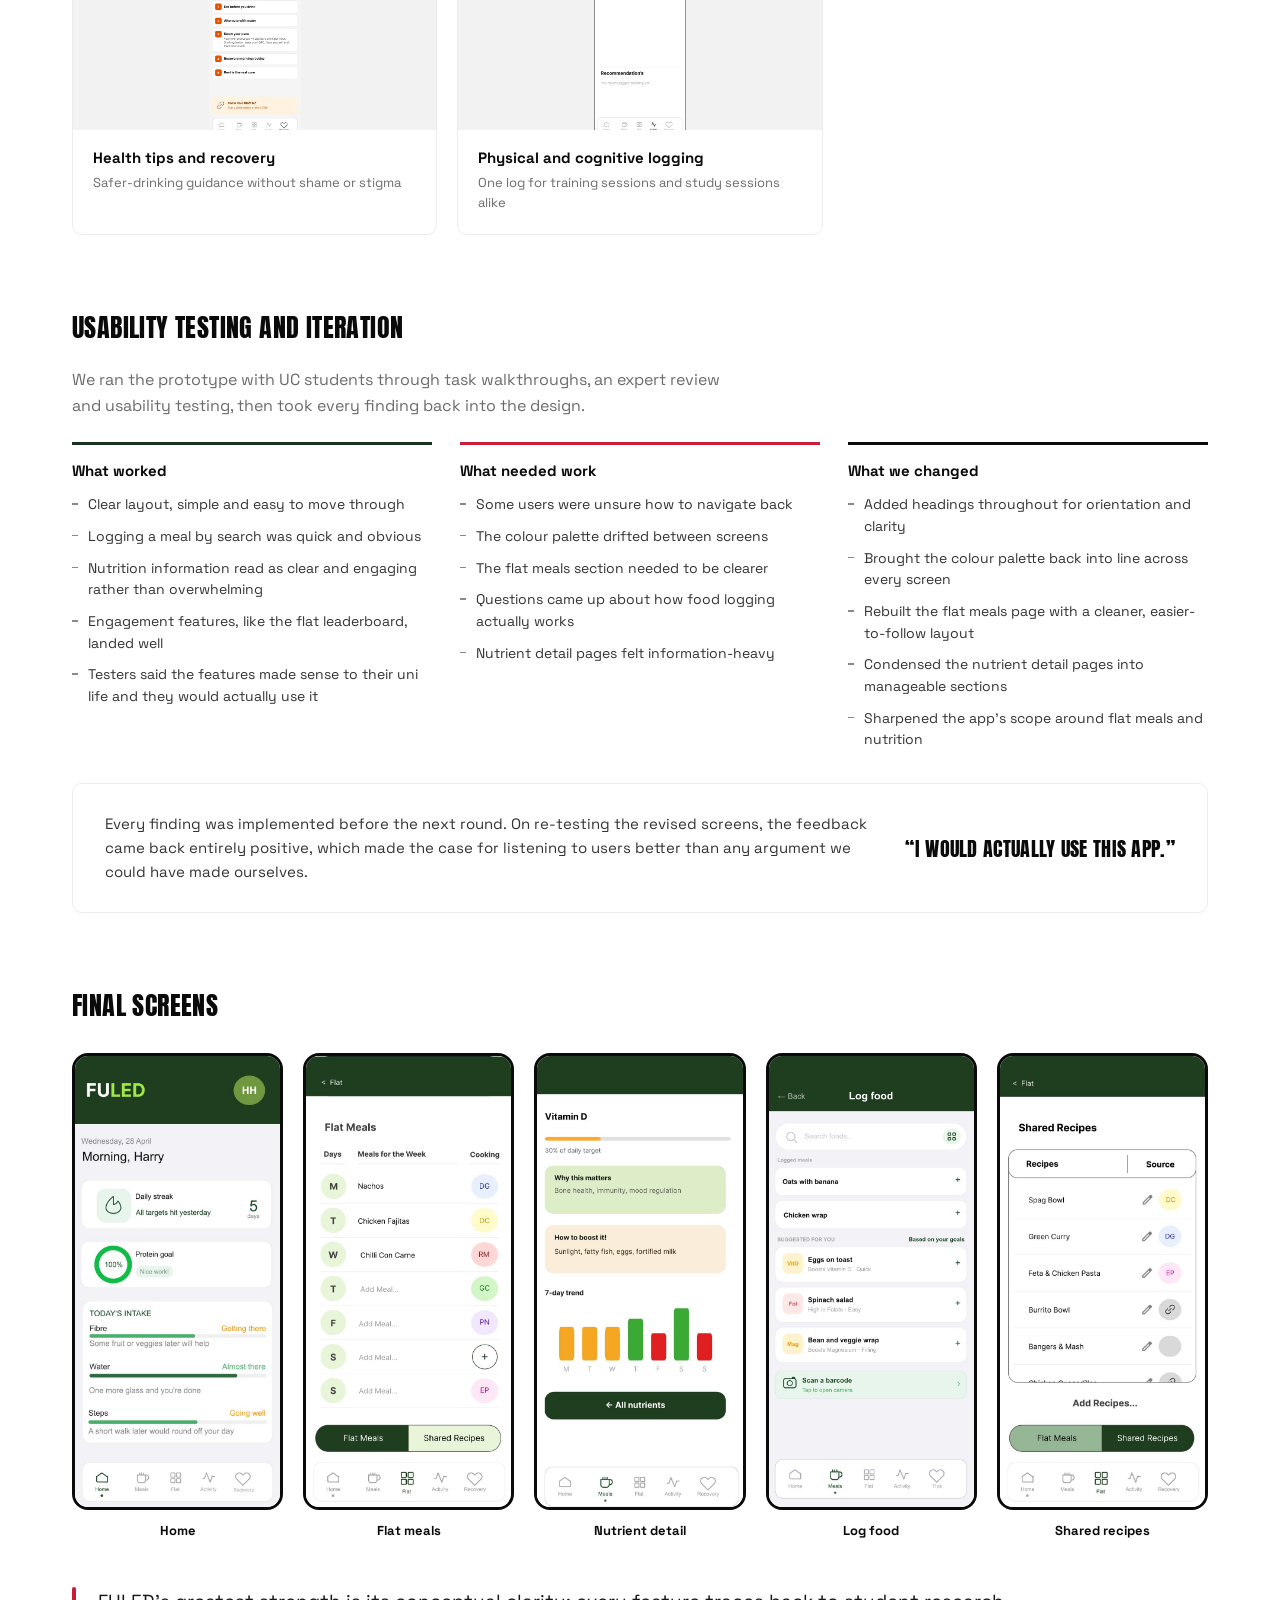
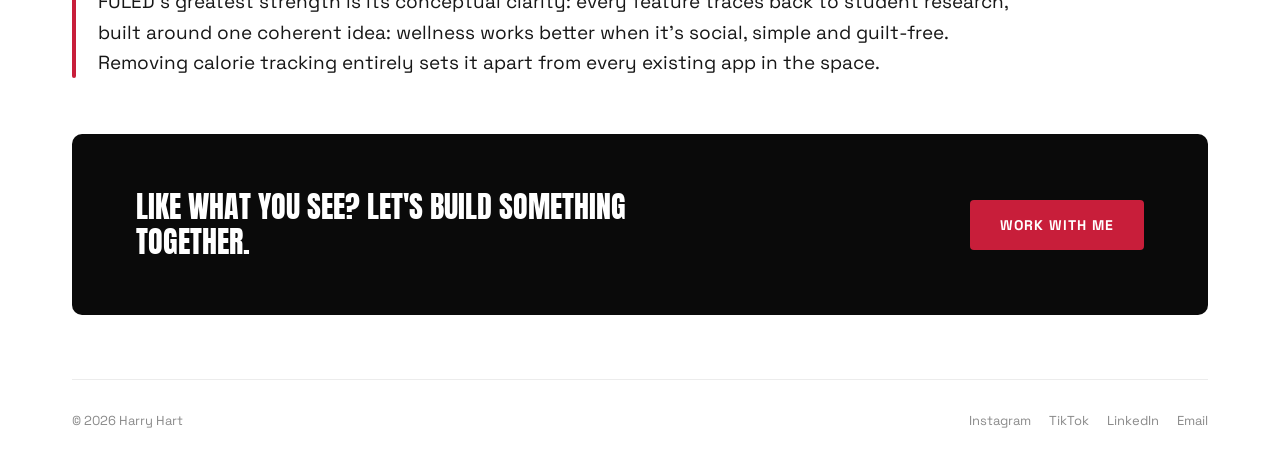
<file: fuled.html>
<!doctype html>
<html lang="en">
<head>
<meta charset="utf-8">
<meta name="viewport" content="width=device-width, initial-scale=1">
<title>FULED | Case Study | Harry Hart</title>
<meta name="description" content="A wellness app for flatting uni students that makes a structured, social lifestyle feel normal, not overwhelming.">
<link rel="icon" href="favicon.ico" sizes="any">
<link rel="icon" href="favicon-32.png" type="image/png">
<link rel="apple-touch-icon" href="apple-touch-icon.png">
<link rel="canonical" href="https://harry-hart-nz.github.io/fuled.html">
<meta property="og:type" content="website">
<meta property="og:site_name" content="Harry Hart">
<meta property="og:title" content="FULED | Case Study">
<meta property="og:description" content="A wellness app for flatting uni students that makes a structured, social lifestyle feel normal, not overwhelming.">
<meta property="og:url" content="https://harry-hart-nz.github.io/fuled.html">
<meta property="og:image" content="https://harry-hart-nz.github.io/images/og-image.jpg">
<meta property="og:image:width" content="1200">
<meta property="og:image:height" content="630">
<meta property="og:image:alt" content="Harry Hart, Product Design for Health, Fitness and Nutrition">
<meta name="twitter:card" content="summary_large_image">
<meta name="twitter:title" content="FULED | Case Study">
<meta name="twitter:description" content="A wellness app for flatting uni students that makes a structured, social lifestyle feel normal, not overwhelming.">
<meta name="twitter:image" content="https://harry-hart-nz.github.io/images/og-image.jpg">
<meta name="theme-color" content="#C81E3A">
<link rel="preconnect" href="https://fonts.googleapis.com">
<link rel="stylesheet" href="https://fonts.googleapis.com/css2?family=Anton&family=Space+Grotesk:wght@400;500;600;700&family=Space+Mono:wght@400;700&display=swap">
<link rel="stylesheet" href="css/style.css">
</head>
<body>

<header class="nav">
  <div class="nav-inner">
    <a href="index.html" class="logo">Harry Hart<span class="accent">.</span></a>
    <input type="checkbox" id="nav-toggle" class="nav-toggle-checkbox">
    <label for="nav-toggle" class="nav-toggle-label" aria-label="Toggle menu">
      <span></span><span></span><span></span>
    </label>
    <nav class="nav-links">
      <a class="nav-link" href="index.html#work">Work</a>
      <a class="nav-link" href="about.html">About</a>
      <a class="nav-link" href="contact.html">Contact</a>
      <a class="pill" href="contact.html">Get in touch</a>
    </nav>
  </div>
</header>

<main class="wrap">

  <!-- HEADER -->
  <section class="section-tight">
    <a class="back-link" href="index.html#work">← Back to work</a>
    <div class="eyebrow" style="margin-top: 20px;">Case Study</div>
    <h1 class="case-title font-display">FULED</h1>
    <p class="case-desc">A wellness app for flatting uni students that makes a structured, social lifestyle feel normal, not overwhelming.</p>
    <div class="meta-row">
      <div class="meta-item"><div class="meta-label">Role</div><div class="meta-value">UX/UI design, research and validation (team of four)</div></div>
      <div class="meta-item"><div class="meta-label">Course</div><div class="meta-value">PROD251, University of Canterbury</div></div>
      <div class="meta-item"><div class="meta-label">Tools</div><div class="meta-value">Figma</div></div>
      <a class="btn btn-black" href="https://www.figma.com/design/3MDaOmxKbIAnEBAdSAwuXD/App-protottype?node-id=0-1" target="_blank" rel="noopener">View prototype ↗</a>
    </div>
  </section>

  <!-- HERO IMAGE -->
  <div class="hero-image hero-phones">
    <div class="phone-frame"><div class="phone-frame-inner"><img src="images/fuled-splash.jpg" alt="FULED splash screen"></div></div>
    <div class="phone-frame"><div class="phone-frame-inner"><img src="images/fuled-home.jpg" alt="FULED home dashboard"></div></div>
    <div class="phone-frame"><div class="phone-frame-inner"><img src="images/fuled-log-food.jpg" alt="FULED log food screen"></div></div>
  </div>

  <!-- OVERVIEW + PROBLEM -->
  <section class="section grid-2">
    <div>
      <h2 class="section-heading font-display">Overview</h2>
      <p class="body-copy">A wellness app for flatting 2nd/3rd-year uni students that makes a structured lifestyle feel normal, social and not overwhelming, covering meals, flat cooking, activity and recovery in one calm place.</p>
    </div>
    <div>
      <h2 class="section-heading font-display">The problem</h2>
      <p class="body-copy">Mainstream wellness tools are daunting and calorie-obsessive, and often give outdated advice, leaving students overwhelmed rather than supported.</p>
    </div>
  </section>

  <!-- PROCESS -->
  <section class="section">
    <h2 class="section-heading font-display">Process</h2>
    <div class="steps-grid">
      <div class="step"><div class="step-num font-mono">01</div><div class="step-label">Surveys and interviews</div></div>
      <div class="step"><div class="step-num font-mono">02</div><div class="step-label">Affinity maps and personas</div></div>
      <div class="step"><div class="step-num font-mono">03</div><div class="step-label">Core insights</div></div>
      <div class="step"><div class="step-num font-mono">04</div><div class="step-label">Evaluation: walkthrough, expert review, usability testing</div></div>
      <div class="step"><div class="step-num font-mono">05</div><div class="step-label">Iteration</div></div>
      <div class="step"><div class="step-num font-mono">06</div><div class="step-label">Final report and poster</div></div>
    </div>
  </section>

  <!-- RESEARCH -->
  <section class="section">
    <h2 class="section-heading font-display">Research</h2>
    <p class="section-intro">We surveyed and interviewed University of Canterbury students about their health habits, the apps they already use, and what gets in the way. Findings were grouped through affinity mapping into three core themes and three personas: the Busy Student, the Flat Cook and the Active Student.</p>

    <div class="sub-heading">What existing apps got wrong</div>
    <div class="gap-grid">
      <div class="gap-card">
        <div class="gap-app">MyFitnessPal</div>
        <div class="gap-verdict">Calorie-obsessed. Students go through phases then quit. It feels like a diet app, not a health tool.</div>
      </div>
      <div class="gap-card">
        <div class="gap-app">Apple Health</div>
        <div class="gap-verdict">Great for steps, nothing else. Purely a tracker: no guidance, no social, no context.</div>
      </div>
      <div class="gap-card">
        <div class="gap-app">TikTok &amp; Reels</div>
        <div class="gap-verdict">Helpful but overwhelming. Too much conflicting information, and hard to know what to trust.</div>
      </div>
      <div class="gap-card">
        <div class="gap-app">The Notes app</div>
        <div class="gap-verdict">Students literally fall back on Notes. No structure, no feedback, no support.</div>
      </div>
    </div>

    <div class="sub-heading">What students told us</div>
    <div class="quote-grid">

      <div class="quote-card">
        <p class="quote-text">&ldquo;I make sure I get my fibre, that&rsquo;s all I really track. I get most of my nutrition knowledge from my flatmates.&rdquo;</p>
        <div class="quote-attrib">UC student, interview</div>
        <div class="quote-insight"><strong>What it told us</strong>Students rely on their social circle, not apps, for health guidance.</div>
      </div>

      <div class="quote-card">
        <p class="quote-text">&ldquo;I go through phases of calorie tracking but it never sticks. MyFitnessPal is effective but it feels like a diet thing.&rdquo;</p>
        <div class="quote-attrib">UC student, interview</div>
        <div class="quote-insight"><strong>What it told us</strong>Calorie counting creates pressure and burnout, so students want a lighter approach.</div>
      </div>

      <div class="quote-card">
        <p class="quote-text">&ldquo;What helps me stay active is the people around me. What gets in my way is procrastination and just not being bothered.&rdquo;</p>
        <div class="quote-attrib">UC student, interview</div>
        <div class="quote-insight"><strong>What it told us</strong>Motivation is social. Remove the social element and healthy habits collapse.</div>
      </div>

      <div class="quote-card">
        <p class="quote-text">&ldquo;Cognitive and physical health go hand in hand; what I do for one benefits the other.&rdquo;</p>
        <div class="quote-attrib">UC student, survey</div>
        <div class="quote-insight"><strong>What it told us</strong>Students already understand the connection. They just need an app that reflects it.</div>
      </div>

    </div>
  </section>

  <!-- THEMES -->
  <section class="section">
    <h2 class="section-heading font-display">Three themes from the research</h2>
    <p class="section-intro">Affinity mapping the survey and interview data surfaced three themes that every persona shared. These set the direction for the whole app.</p>
    <div class="theme-grid">
      <div class="theme-card">
        <div class="theme-num font-mono">01</div>
        <div class="theme-title">Routine &amp; wellbeing</div>
        <div class="theme-desc">Students wanted to look after themselves, but deadlines, late nights and the demands of uni life constantly disrupted their habits.</div>
      </div>
      <div class="theme-card">
        <div class="theme-num font-mono">02</div>
        <div class="theme-title">Social confidence &amp; connection</div>
        <div class="theme-desc">Living with flatmates and having people around played a big role in whether students stayed on track with their health.</div>
      </div>
      <div class="theme-card">
        <div class="theme-num font-mono">03</div>
        <div class="theme-title">Tracking &amp; information</div>
        <div class="theme-desc">Students wanted guidance on their health, but were put off by complicated apps that threw too much data at them.</div>
      </div>
    </div>
  </section>

  <!-- OBJECTIVES -->
  <section class="section">
    <h2 class="section-heading font-display">From themes to design objectives</h2>
    <p class="section-intro">Each theme became a design objective, and each objective became a concrete set of features. Every screen in the prototype traces back to one of these three.</p>
    <div class="objective-grid">

      <div class="objective-card">
        <div class="objective-num font-mono">Objective 01</div>
        <div class="objective-title">Make eating well something you do together, not alone</div>
        <div class="objective-label">Achieved through</div>
        <ul class="objective-list">
          <li>A shared Flat Meals space where flatmates plan meals together and store recipes</li>
          <li>Easy, affordable meal suggestions scaled to the number of people in the flat</li>
          <li>Social features so healthy habits feel part of your lifestyle, not a chore</li>
        </ul>
      </div>

      <div class="objective-card">
        <div class="objective-num font-mono">Objective 02</div>
        <div class="objective-title">Support students without the guilt or pressure</div>
        <div class="objective-label">Achieved through</div>
        <ul class="objective-list">
          <li>An easy-to-read dashboard linking physical and cognitive health: sleep, focus and activity</li>
          <li>Goal-setting tools that account for busy or disrupted weeks</li>
          <li>Resources for mental and physical wellbeing in one place</li>
        </ul>
      </div>

      <div class="objective-card">
        <div class="objective-num font-mono">Objective 03</div>
        <div class="objective-title">Give advice that fits what they&rsquo;re actually doing that day</div>
        <div class="objective-label">Achieved through</div>
        <ul class="objective-list">
          <li>Class schedules surfaced alongside food suggestions that match what the body needs afterwards</li>
          <li>A Recovery feature suggesting food and supplements for hard days</li>
          <li>Recommendations that adjust for study mode, training or recovery</li>
        </ul>
      </div>

    </div>
  </section>

  <!-- ONBOARDING FLOW -->
  <section class="section">
    <h2 class="section-heading font-display" style="margin-bottom: 8px;">Onboarding flow</h2>
    <p style="margin: 0 0 24px; font-size: 14px; color: var(--muted); max-width: 640px;">Every screen below is a real frame from the working Figma prototype, from first launch to a personalised dashboard.</p>
    <div class="screens-grid cols-6">
      <div><div class="screen-shot"><img src="images/fuled-splash.jpg" alt="Welcome screen"></div><div class="screen-num font-mono">01</div><div class="screen-label">Welcome</div></div>
      <div><div class="screen-shot"><img src="images/fuled-create-account.jpg" alt="Create account screen"></div><div class="screen-num font-mono">02</div><div class="screen-label">Create account</div></div>
      <div><div class="screen-shot"><img src="images/fuled-about-you.jpg" alt="About you screen"></div><div class="screen-num font-mono">03</div><div class="screen-label">About you</div></div>
      <div><div class="screen-shot"><img src="images/fuled-your-goals.jpg" alt="Your goals screen"></div><div class="screen-num font-mono">04</div><div class="screen-label">Your goals</div></div>
      <div><div class="screen-shot"><img src="images/fuled-connect-flat.jpg" alt="Connect with flat screen"></div><div class="screen-num font-mono">05</div><div class="screen-label">Connect with flat</div></div>
      <div><div class="screen-shot"><img src="images/fuled-all-set.jpg" alt="All set screen"></div><div class="screen-num font-mono">06</div><div class="screen-label">All set</div></div>
    </div>
  </section>

  <!-- KEY JOURNEYS -->
  <section class="section">
    <h2 class="section-heading font-display">Key user journeys</h2>
    <p class="section-intro">Four end-to-end flows were built and tested in the prototype, each mapped to a core objective.</p>
    <div class="journey-grid">

      <div class="journey-card">
        <div class="journey-num font-mono">Flow 01</div>
        <div class="journey-name">Meals and nutrition</div>
        <ol class="journey-steps">
          <li>Sign up and set a personalised profile</li>
          <li>Open the Meals tab</li>
          <li>View nutrients and progress</li>
          <li>Tap one to learn why it matters</li>
          <li>Quick-log a recent meal</li>
          <li>Search, or scan a barcode</li>
        </ol>
      </div>

      <div class="journey-card">
        <div class="journey-num font-mono">Flow 02</div>
        <div class="journey-name">Flat meals</div>
        <ol class="journey-steps">
          <li>Join your flat with a code</li>
          <li>See what everyone is cooking</li>
          <li>Add a meal to your night</li>
          <li>Pull in a flatmate&rsquo;s recipe</li>
          <li>Check what to prep</li>
          <li>Confirm it to the flat</li>
        </ol>
      </div>

      <div class="journey-card">
        <div class="journey-num font-mono">Flow 03</div>
        <div class="journey-name">Activity logging</div>
        <ol class="journey-steps">
          <li>Log a physical session</li>
          <li>Log a study session</li>
          <li>Get sleep, water and food recommendations scaled to both</li>
        </ol>
      </div>

      <div class="journey-card">
        <div class="journey-num font-mono">Flow 04</div>
        <div class="journey-name">Tips and recovery</div>
        <ol class="journey-steps">
          <li>Open the Tips home</li>
          <li>Pick a topic: nutrition, sleep, drinking, study or exercise</li>
          <li>Expand only the sections you need</li>
        </ol>
      </div>

    </div>
  </section>

  <!-- KEY DECISIONS -->
  <section class="section">
    <h2 class="section-heading font-display">Key decisions</h2>
    <div class="decisions-grid">
      <div class="decision-card">
        <div class="decision-media"><img src="images/fuled-decision-tracking.jpg" alt="Non-obsessive tracking screen"></div>
        <div class="decision-body"><div class="decision-title">Non-obsessive tracking</div><div class="decision-desc">No calorie counting anywhere in the app</div></div>
      </div>
      <div class="decision-card">
        <div class="decision-media"><img src="images/fuled-decision-labels.jpg" alt="Word-based labels screen"></div>
        <div class="decision-body"><div class="decision-title">Word-based labels</div><div class="decision-desc">Plain-language cues over raw numbers</div></div>
      </div>
      <div class="decision-card">
        <div class="decision-media"><img src="images/fuled-decision-meals.jpg" alt="Flat meal integration screen"></div>
        <div class="decision-body"><div class="decision-title">Flat meal integration</div><div class="decision-desc">Shared meal planning and recipes with flatmates</div></div>
      </div>
      <div class="decision-card">
        <div class="decision-media"><img src="images/fuled-decision-health.jpg" alt="Health tips and recovery screen"></div>
        <div class="decision-body"><div class="decision-title">Health tips and recovery</div><div class="decision-desc">Safer-drinking guidance without shame or stigma</div></div>
      </div>
      <div class="decision-card">
        <div class="decision-media"><img src="images/fuled-decision-logging.jpg" alt="Physical and cognitive logging screen"></div>
        <div class="decision-body"><div class="decision-title">Physical and cognitive logging</div><div class="decision-desc">One log for training sessions and study sessions alike</div></div>
      </div>
    </div>
  </section>

  <!-- USABILITY TESTING -->
  <section class="section">
    <h2 class="section-heading font-display">Usability testing and iteration</h2>
    <p class="section-intro">We ran the prototype with UC students through task walkthroughs, an expert review and usability testing, then took every finding back into the design.</p>
    <div class="findings-grid">

      <div class="finding-col worked">
        <div class="finding-title">What worked</div>
        <ul class="finding-list">
          <li>Clear layout, simple and easy to move through</li>
          <li>Logging a meal by search was quick and obvious</li>
          <li>Nutrition information read as clear and engaging rather than overwhelming</li>
          <li>Engagement features, like the flat leaderboard, landed well</li>
          <li>Testers said the features made sense to their uni life and they would actually use it</li>
        </ul>
      </div>

      <div class="finding-col needed">
        <div class="finding-title">What needed work</div>
        <ul class="finding-list">
          <li>Some users were unsure how to navigate back</li>
          <li>The colour palette drifted between screens</li>
          <li>The flat meals section needed to be clearer</li>
          <li>Questions came up about how food logging actually works</li>
          <li>Nutrient detail pages felt information-heavy</li>
        </ul>
      </div>

      <div class="finding-col changed">
        <div class="finding-title">What we changed</div>
        <ul class="finding-list">
          <li>Added headings throughout for orientation and clarity</li>
          <li>Brought the colour palette back into line across every screen</li>
          <li>Rebuilt the flat meals page with a cleaner, easier-to-follow layout</li>
          <li>Condensed the nutrient detail pages into manageable sections</li>
          <li>Sharpened the app&rsquo;s scope around flat meals and nutrition</li>
        </ul>
      </div>

    </div>

    <div class="test-result">
      <div class="test-result-text">Every finding was implemented before the next round. On re-testing the revised screens, the feedback came back entirely positive, which made the case for listening to users better than any argument we could have made ourselves.</div>
      <div class="test-pullquote">&ldquo;I would actually use this app.&rdquo;</div>
    </div>
  </section>

  <!-- FINAL SCREENS -->
  <section class="section">
    <h2 class="section-heading font-display">Final screens</h2>
    <div class="screens-grid cols-5">
      <div><div class="screen-shot"><img src="images/fuled-home.jpg" alt="Home screen"></div><div class="screen-label centered" style="margin-top: 12px;">Home</div></div>
      <div><div class="screen-shot"><img src="images/fuled-decision-meals.jpg" alt="Flat meals weekly planner"></div><div class="screen-label centered" style="margin-top: 12px;">Flat meals</div></div>
      <div><div class="screen-shot"><img src="images/fuled-nutrient-detail.jpg" alt="Nutrient detail screen"></div><div class="screen-label centered" style="margin-top: 12px;">Nutrient detail</div></div>
      <div><div class="screen-shot"><img src="images/fuled-log-food.jpg" alt="Log food screen"></div><div class="screen-label centered" style="margin-top: 12px;">Log food</div></div>
      <div><div class="screen-shot"><img src="images/fuled-shared-recipes.jpg" alt="Shared recipes screen"></div><div class="screen-label centered" style="margin-top: 12px;">Shared recipes</div></div>
    </div>
  </section>

  <!-- REFLECTION -->
  <section class="reflection">
    <div class="intro-bar"></div>
    <p class="reflection-text">FULED's greatest strength is its conceptual clarity: every feature traces back to student research, built around one coherent idea: wellness works better when it's social, simple and guilt-free. Removing calorie tracking entirely sets it apart from every existing app in the space.</p>
  </section>

  <!-- CTA -->
  <div class="cta">
    <h3 class="cta-title font-display">Like what you see? Let's build something together.</h3>
    <a class="btn btn-accent" href="https://forms.gle/nYDH7GHydquZwans7" target="_blank" rel="noopener">Work with me</a>
  </div>

  <!-- FOOTER -->
  <footer class="footer">
    <span>© 2026 Harry Hart</span>
    <div class="footer-links">
      <a href="https://instagram.com/harryhartlifts" target="_blank" rel="noopener">Instagram</a>
      <a href="https://tiktok.com/@harryyhart" target="_blank" rel="noopener">TikTok</a>
      <a href="https://www.linkedin.com/in/harry-hart-82a9b7298" target="_blank" rel="noopener">LinkedIn</a>
      <a href="mailto:harryhartnz@gmail.com">Email</a>
    </div>
  </footer>

</main>
</body>
</html>
</file>
<file: css/style.css>
/* ============================================================
   Harry Hart Portfolio
   Design tokens + responsive layout (mobile-first)
   ============================================================ */

:root {
  --ink: #0A0A0A;
  --accent: #C81E3A;
  --accent-dark: #A3132C;
  --white: #FFFFFF;
  --border: #ECECEC;
  --muted: #6B6B6B;
  --muted-light: #8A8A8A;
  --body-text: #4A4A4A;
  --dark-text: #333333;
  --darker-text: #171717;

  --container: 1296px;
  --gutter: 20px;
}

* { box-sizing: border-box; }

html { -webkit-text-size-adjust: 100%; }

body {
  margin: 0;
  background: var(--white);
  color: var(--ink);
  font-family: 'Space Grotesk', sans-serif;
  -webkit-font-smoothing: antialiased;
  overflow-x: hidden;
}

a { text-decoration: none; color: inherit; }
img { max-width: 100%; display: block; }
h1, h2, h3, p { margin: 0; }

.font-display {
  font-family: 'Anton', sans-serif;
  font-weight: 400;
  text-transform: uppercase;
}

.font-mono { font-family: 'Space Mono', monospace; }

.accent { color: var(--accent); }

.wrap {
  width: 100%;
  max-width: var(--container);
  margin: 0 auto;
  padding: 0 20px;
}

@media (min-width: 640px) {
  .wrap { padding: 0 40px; }
}

@media (min-width: 1024px) {
  .wrap { padding: 0 72px; }
}

.section { padding-top: 56px; }
.section-tight { padding-top: 40px; }

@media (min-width: 1024px) {
  .section { padding-top: 72px; }
  .section-tight { padding-top: 56px; }
}

.eyebrow {
  font-size: 12px;
  font-weight: 700;
  letter-spacing: 2.5px;
  text-transform: uppercase;
  color: var(--accent);
}

.section-heading {
  font-size: 22px;
  letter-spacing: 0.4px;
  margin-bottom: 20px;
}

@media (min-width: 1024px) {
  .section-heading { font-size: 26px; margin-bottom: 28px; }
}

/* ---------- Buttons ---------- */
.btn {
  display: inline-block;
  padding: 14px 24px;
  border-radius: 4px;
  font-size: 13px;
  font-weight: 700;
  letter-spacing: 1px;
  text-transform: uppercase;
  white-space: nowrap;
  transition: opacity .15s ease, background .15s ease, color .15s ease;
}

@media (min-width: 640px) {
  .btn { padding: 16px 30px; font-size: 14px; }
}

.btn-black { background: var(--ink); color: var(--white); }
.btn-black:hover { background: #232323; }

.btn-accent { background: var(--accent); color: var(--white); }
.btn-accent:hover { opacity: 0.88; }

.btn-outline {
  border: 1.5px solid var(--ink);
  color: var(--ink);
  padding: 12.5px 22.5px;
}
.btn-outline:hover { background: var(--ink); color: var(--white); }

.pill {
  display: inline-block;
  border: 1.5px solid var(--ink);
  color: var(--ink);
  padding: 9px 20px;
  border-radius: 999px;
  font-size: 12px;
  font-weight: 700;
  letter-spacing: 1px;
  text-transform: uppercase;
}

/* ---------- Nav ---------- */
.nav {
  border-bottom: 1px solid var(--border);
  position: relative;
  z-index: 50;
  background: var(--white);
}

.nav-inner {
  display: flex;
  align-items: center;
  justify-content: space-between;
  padding: 22px 20px;
}

@media (min-width: 640px) {
  .nav-inner { padding: 24px 40px; }
}

@media (min-width: 1024px) {
  .nav-inner { padding: 0 72px; height: 96px; }
}

.logo {
  font-weight: 700;
  font-size: 17px;
  letter-spacing: 1px;
  text-transform: uppercase;
}

.nav-toggle-checkbox { display: none; }

.nav-toggle-label {
  display: flex;
  flex-direction: column;
  gap: 5px;
  cursor: pointer;
  padding: 6px;
  margin: -6px;
}

.nav-toggle-label span {
  width: 22px;
  height: 2px;
  background: var(--ink);
  display: block;
  transition: transform .2s ease, opacity .2s ease;
}

.nav-links {
  display: none;
  flex-direction: column;
  gap: 18px;
  position: absolute;
  top: 100%;
  left: 0;
  right: 0;
  background: var(--white);
  border-bottom: 1px solid var(--border);
  padding: 24px 20px 28px;
}

.nav-toggle-checkbox:checked ~ .nav-links {
  display: flex;
}

.nav-toggle-checkbox:checked ~ .nav-toggle-label span:nth-child(1) { transform: translateY(7px) rotate(45deg); }
.nav-toggle-checkbox:checked ~ .nav-toggle-label span:nth-child(2) { opacity: 0; }
.nav-toggle-checkbox:checked ~ .nav-toggle-label span:nth-child(3) { transform: translateY(-7px) rotate(-45deg); }

.nav-link {
  font-size: 13px;
  font-weight: 600;
  letter-spacing: 1.5px;
  text-transform: uppercase;
  color: var(--muted);
}
.nav-link:hover { color: var(--ink); }
.nav-link.is-current { color: var(--ink); }

@media (min-width: 1024px) {
  .nav-toggle-label { display: none; }
  .nav-links {
    display: flex;
    flex-direction: row;
    align-items: center;
    gap: 40px;
    position: static;
    border: none;
    padding: 0;
    background: none;
  }
}

/* ---------- Home hero ---------- */
.hero {
  display: flex;
  flex-direction: column;
  gap: 40px;
  padding: 48px 0 40px;
}

@media (min-width: 1024px) {
  .hero { flex-direction: row; align-items: center; gap: 56px; padding: 76px 0 56px; }
}

.hero-copy { display: flex; flex-direction: column; gap: 20px; }

@media (min-width: 1024px) {
  .hero-copy { width: 55%; gap: 28px; }
}

.hero-title {
  font-size: 38px;
  line-height: 1.02;
  letter-spacing: 0.3px;
}

@media (min-width: 640px) { .hero-title { font-size: 48px; } }
@media (min-width: 1024px) { .hero-title { font-size: 62px; line-height: 0.98; } }

.hero-desc {
  font-size: 16px;
  line-height: 1.6;
  color: var(--body-text);
  max-width: 520px;
}

@media (min-width: 640px) { .hero-desc { font-size: 18px; } }

.hero-actions { display: flex; flex-wrap: wrap; gap: 14px; margin-top: 4px; }

.hero-photo-wrap {
  position: relative;
  width: 100%;
  max-width: 480px;
  aspect-ratio: 560 / 600;
  margin: 0 auto;
}

@media (min-width: 1024px) {
  .hero-photo-wrap { width: 42%; max-width: none; flex: 0 0 auto; }
}

.hero-photo-bg {
  position: absolute;
  top: 16px;
  left: 16px;
  width: 100%;
  height: 100%;
  background: var(--accent);
  border-radius: 6px;
}

.hero-photo {
  position: relative;
  width: 100%;
  height: 100%;
  object-fit: cover;
  object-position: center 25%;
  border-radius: 6px;
  border: 4px solid var(--ink);
  filter: grayscale(18%) contrast(1.08);
}

/* ---------- Intro strip ---------- */
.intro {
  display: flex;
  gap: 22px;
  padding: 36px 0;
  border-top: 1px solid var(--border);
  margin-top: 8px;
}

.intro-bar { width: 4px; flex: 0 0 auto; background: var(--accent); border-radius: 2px; }

.intro-text {
  font-size: 18px;
  line-height: 1.55;
  font-weight: 500;
  color: var(--darker-text);
}

@media (min-width: 1024px) { .intro-text { font-size: 22px; max-width: 920px; } }

/* ---------- Work grid ---------- */
.work-header {
  display: flex;
  align-items: flex-end;
  justify-content: space-between;
  gap: 16px;
  margin-bottom: 24px;
  flex-wrap: wrap;
}

.work-grid {
  display: grid;
  grid-template-columns: 1fr;
  gap: 24px;
}

@media (min-width: 768px) {
  .work-grid { grid-template-columns: repeat(2, minmax(0, 1fr)); gap: 28px; }
}

.card {
  display: block;
  border: 2px solid var(--ink);
  border-radius: 10px;
  overflow: hidden;
  background: var(--white);
}

.card-media {
  height: 220px;
  background: #F2F2F2;
  display: flex;
  align-items: center;
  justify-content: center;
  overflow: hidden;
}

@media (min-width: 640px) { .card-media { height: 280px; } }
@media (min-width: 1024px) { .card-media { height: 340px; } }

.card-media.dark { background: var(--ink); }
.card-media img { width: 100%; height: 100%; object-fit: cover; display: block; }

.phone-frame {
  width: 130px;
  border-radius: 26px;
  background: var(--ink);
  padding: 6px;
}

@media (min-width: 640px) { .phone-frame { width: 150px; border-radius: 30px; padding: 7px; } }

.phone-frame-inner {
  width: 100%;
  aspect-ratio: 0.462;
  border-radius: 20px;
  overflow: hidden;
  background: var(--white);
}

@media (min-width: 640px) { .phone-frame-inner { border-radius: 23px; } }

.card-body { padding: 22px 22px 26px; display: flex; flex-direction: column; gap: 10px; }

@media (min-width: 640px) { .card-body { padding: 28px 28px 32px; } }

.card-title { font-size: 21px; letter-spacing: 0.3px; }
@media (min-width: 640px) { .card-title { font-size: 24px; } }

.card-desc { font-size: 14px; line-height: 1.55; color: #5A5A5A; }
@media (min-width: 640px) { .card-desc { font-size: 15px; } }

.link-arrow {
  margin-top: 2px;
  color: var(--accent);
  font-weight: 700;
  font-size: 13px;
  letter-spacing: 1px;
  text-transform: uppercase;
  transition: opacity .15s ease;
}
.link-arrow:hover { opacity: 0.6; }

/* ---------- CTA band ---------- */
.cta {
  margin-top: 48px;
  background: var(--ink);
  border-radius: 10px;
  padding: 40px 28px;
  display: flex;
  flex-direction: column;
  gap: 24px;
  align-items: flex-start;
}

@media (min-width: 768px) {
  .cta {
    margin-top: 56px;
    padding: 56px 64px;
    flex-direction: row;
    align-items: center;
    justify-content: space-between;
    gap: 32px;
  }
}

.cta-title {
  color: var(--white);
  font-size: 22px;
  line-height: 1.15;
}

@media (min-width: 640px) { .cta-title { font-size: 26px; } }
@media (min-width: 1024px) { .cta-title { font-size: 30px; max-width: 560px; } }

/* ---------- Footer ---------- */
.footer {
  margin-top: 64px;
  border-top: 1px solid var(--border);
  padding: 28px 0 40px;
  display: flex;
  flex-direction: column;
  gap: 16px;
  font-size: 13px;
  color: var(--muted-light);
}

@media (min-width: 640px) {
  .footer { flex-direction: row; align-items: center; justify-content: space-between; padding: 32px 0; }
}

.footer-links { display: flex; flex-wrap: wrap; gap: 18px; }
.footer-links a:hover { color: var(--ink); }

/* ---------- Case study header ---------- */
.back-link { font-size: 13px; font-weight: 700; color: var(--muted); letter-spacing: 0.5px; transition: opacity .15s ease; }
.back-link:hover { opacity: 0.6; }

.case-title {
  margin-top: 10px;
  font-size: 44px;
  letter-spacing: 0.3px;
  line-height: 1.02;
}

@media (min-width: 640px) { .case-title { font-size: 58px; } }
@media (min-width: 1024px) { .case-title { font-size: 76px; } }

.case-title.small { font-size: 38px; }
@media (min-width: 640px) { .case-title.small { font-size: 48px; } }
@media (min-width: 1024px) { .case-title.small { font-size: 60px; } }

.case-desc {
  margin-top: 14px;
  font-size: 17px;
  line-height: 1.55;
  color: var(--body-text);
  max-width: 760px;
}

@media (min-width: 640px) { .case-desc { font-size: 20px; } }

.meta-row {
  display: flex;
  flex-wrap: wrap;
  gap: 24px 40px;
  margin-top: 28px;
  padding-top: 24px;
  border-top: 1px solid var(--border);
  align-items: flex-start;
}

@media (min-width: 768px) { .meta-row { align-items: flex-end; } }

.meta-item .meta-label {
  font-size: 11px;
  font-weight: 700;
  letter-spacing: 1.5px;
  text-transform: uppercase;
  color: var(--muted-light);
}

.meta-item .meta-value { font-size: 15px; margin-top: 6px; max-width: 260px; }

.meta-row .btn { margin-left: 0; }
@media (min-width: 768px) { .meta-row .btn { margin-left: auto; } }

/* ---------- Case study hero (phone strip / image) ---------- */
.hero-image {
  margin-top: 32px;
  border-radius: 10px;
  overflow: hidden;
  position: relative;
}

@media (min-width: 1024px) { .hero-image { margin-top: 44px; } }

.hero-phones {
  background: #16321F;
  display: flex;
  align-items: center;
  justify-content: center;
  gap: 14px;
  padding: 24px 12px;
}

@media (min-width: 640px) { .hero-phones { gap: 22px; padding: 32px; } }
@media (min-width: 1024px) { .hero-phones { gap: 28px; padding: 40px; } }

.hero-phones .phone-frame { width: 90px; border-radius: 22px; padding: 6px; }
@media (min-width: 640px) { .hero-phones .phone-frame { width: 130px; border-radius: 28px; } }
@media (min-width: 1024px) { .hero-phones .phone-frame { width: 202px; border-radius: 34px; padding: 8px; } }

.hero-phones .phone-frame-inner { border-radius: 16px; }
@media (min-width: 640px) { .hero-phones .phone-frame-inner { border-radius: 21px; } }
@media (min-width: 1024px) { .hero-phones .phone-frame-inner { border-radius: 26px; } }

.hero-banner {
  background: var(--ink);
  aspect-ratio: 16/9;
}

@media (min-width: 1024px) { .hero-banner { aspect-ratio: 1440/460; } }

.hero-banner img { width: 100%; height: 100%; object-fit: cover; object-position: center 22%; }

/* ---------- Two-col overview / grid ---------- */
.grid-2 {
  display: grid;
  grid-template-columns: 1fr;
  gap: 32px;
}

@media (min-width: 768px) {
  .grid-2 { grid-template-columns: repeat(2, minmax(0, 1fr)); gap: 56px; }
}

.body-copy { font-size: 15px; line-height: 1.65; color: var(--dark-text); }
@media (min-width: 640px) { .body-copy { font-size: 16px; } }

/* ---------- Process steps ---------- */
.steps-grid {
  display: grid;
  grid-template-columns: repeat(2, minmax(0, 1fr));
  gap: 20px;
}

@media (min-width: 640px) { .steps-grid { grid-template-columns: repeat(3, minmax(0, 1fr)); } }
@media (min-width: 1024px) { .steps-grid { grid-template-columns: repeat(6, minmax(0, 1fr)); } }

.step { border-top: 3px solid var(--accent); padding-top: 14px; }
.step-num { font-size: 12px; color: var(--accent); font-weight: 700; }
.step-label { font-size: 14px; font-weight: 600; margin-top: 6px; line-height: 1.4; }

/* ---------- Phone screen galleries ---------- */
.screens-grid {
  display: grid;
  grid-template-columns: repeat(2, minmax(0, 1fr));
  gap: 18px;
}

@media (min-width: 640px) { .screens-grid { grid-template-columns: repeat(3, minmax(0, 1fr)); gap: 20px; } }
@media (min-width: 1024px) { .screens-grid.cols-6 { grid-template-columns: repeat(6, minmax(0, 1fr)); } }
@media (min-width: 1024px) { .screens-grid.cols-5 { grid-template-columns: repeat(5, minmax(0, 1fr)); } }

.screen-shot {
  width: 100%;
  aspect-ratio: 0.462;
  border-radius: 16px;
  overflow: hidden;
  border: 3px solid var(--ink);
  background: var(--white);
}

.screen-shot img { width: 100%; height: 100%; object-fit: cover; object-position: center top; }

.screen-num { margin-top: 10px; font-size: 10px; color: var(--accent); }
.screen-label { font-weight: 700; font-size: 13px; margin-top: 2px; }
.screen-label.centered { text-align: center; }

/* ---------- Key decisions ---------- */
.decisions-grid {
  display: grid;
  grid-template-columns: 1fr;
  gap: 20px;
}

@media (min-width: 640px) { .decisions-grid { grid-template-columns: repeat(2, minmax(0, 1fr)); } }
@media (min-width: 1024px) { .decisions-grid { grid-template-columns: repeat(3, minmax(0, 1fr)); } }

.decision-card { border: 1.5px solid var(--border); border-radius: 10px; overflow: hidden; background: var(--white); }

.decision-media {
  height: 180px;
  background: #F2F2F2;
  display: flex;
  align-items: center;
  justify-content: center;
  overflow: hidden;
}

.decision-media img { height: 200px; width: auto; object-fit: contain; }

.decision-body { padding: 18px 20px 22px; }
.decision-title { font-weight: 700; font-size: 15px; margin-bottom: 6px; }
.decision-desc { font-size: 13px; color: var(--muted); line-height: 1.5; }

/* ---------- Reflection / note ---------- */
.reflection {
  display: flex;
  gap: 22px;
  padding: 48px 0 0;
}

.reflection-text { font-size: 17px; line-height: 1.6; color: var(--darker-text); }
@media (min-width: 1024px) { .reflection-text { font-size: 19px; max-width: 920px; } }

/* ---------- Brand swatches (Aureon) ---------- */
.swatch-grid {
  display: grid;
  grid-template-columns: repeat(3, minmax(0, 1fr));
  gap: 14px;
}

@media (min-width: 640px) { .swatch-grid { grid-template-columns: repeat(6, minmax(0, 1fr)); gap: 16px; } }

.swatch { height: 64px; border-radius: 8px; }
@media (min-width: 640px) { .swatch { height: 72px; } }

.swatch-code { font-size: 11px; margin-top: 8px; }

/* ---------- Purchase-flow / browser-chrome gallery (Aureon) ---------- */
.flow-grid {
  display: grid;
  grid-template-columns: 1fr;
  gap: 24px;
  align-items: start;
}

@media (min-width: 768px) { .flow-grid { grid-template-columns: repeat(2, minmax(0, 1fr)); gap: 28px; } }

.flow-card {
  border-radius: 10px;
  overflow: hidden;
  border: 1.5px solid var(--border);
  background: var(--white);
  display: flex;
  flex-direction: column;
}

.flow-card-bar {
  height: 26px;
  flex: 0 0 auto;
  background: #F4F4F4;
  display: flex;
  align-items: center;
  gap: 5px;
  padding: 0 10px;
  border-bottom: 1px solid var(--border);
}

.flow-card-bar span { width: 6px; height: 6px; border-radius: 50%; background: #D9D9D9; }

.flow-card-img { overflow: hidden; }
.flow-card-img img { width: 100%; height: auto; display: block; }

.flow-step-num { margin-top: 12px; font-size: 11px; color: var(--accent); }
.flow-step-label { font-weight: 700; font-size: 15px; margin-top: 3px; }

@media (min-width: 768px) { .flow-step-label { font-size: 16px; } }

/* ---------- About / bio ---------- */
.bio {
  display: flex;
  flex-direction: column;
  gap: 32px;
  padding: 40px 0 0;
}

@media (min-width: 1024px) { .bio { flex-direction: row; align-items: center; gap: 64px; padding: 72px 0 0; } }

.bio-photo-wrap {
  position: relative;
  width: 100%;
  max-width: 380px;
  aspect-ratio: 440/520;
  margin: 0 auto;
}

@media (min-width: 1024px) { .bio-photo-wrap { width: 34%; max-width: none; flex: 0 0 auto; } }

.bio-photo-bg { position: absolute; top: 14px; left: 14px; width: 100%; height: 100%; background: var(--accent); border-radius: 6px; }

.bio-photo {
  position: relative;
  width: 100%;
  height: 100%;
  object-fit: cover;
  object-position: center 20%;
  border-radius: 6px;
  border: 4px solid var(--ink);
  filter: grayscale(15%) contrast(1.05);
}

.bio-copy { flex: 1 1 auto; }

.bio-name {
  margin-top: 10px;
  font-size: 34px;
  line-height: 1.05;
}

@media (min-width: 640px) { .bio-name { font-size: 40px; } }
@media (min-width: 1024px) { .bio-name { font-size: 48px; } }

.bio-copy p.body-copy { margin-top: 16px; font-size: 16px; max-width: 620px; }
@media (min-width: 640px) { .bio-copy p.body-copy { font-size: 17px; } }

.path-grid {
  display: grid;
  grid-template-columns: 1fr;
  gap: 16px;
}

@media (min-width: 640px) { .path-grid { grid-template-columns: repeat(2, minmax(0, 1fr)); } }
@media (min-width: 1024px) { .path-grid { grid-template-columns: repeat(4, minmax(0, 1fr)); gap: 20px; } }

.path-card { border: 1.5px solid var(--border); border-radius: 10px; padding: 20px; }
.path-card .path-title { font-weight: 700; font-size: 15px; margin-bottom: 6px; }
.path-card .path-desc { font-size: 13px; color: var(--muted); line-height: 1.5; }

.skills-wrap { display: flex; flex-wrap: wrap; gap: 12px; }

.skill-pill {
  border: 1.5px solid var(--ink);
  border-radius: 999px;
  padding: 9px 18px;
  font-size: 13px;
  font-weight: 600;
}

/* ---------- Contact ---------- */
.contact-header { padding: 48px 0 0; }

@media (min-width: 1024px) { .contact-header { padding: 72px 0 0; } }

.contact-cta {
  margin-top: 32px;
  background: var(--ink);
  border-radius: 10px;
  padding: 28px 24px;
  display: flex;
  flex-direction: column;
  gap: 20px;
}

@media (min-width: 768px) {
  .contact-cta {
    margin-top: 40px;
    padding: 40px 48px;
    flex-direction: row;
    align-items: center;
    justify-content: space-between;
  }
}

.contact-cta-label { color: var(--accent); font-size: 12px; font-weight: 700; letter-spacing: 1.5px; text-transform: uppercase; }
.contact-cta-title { color: var(--white); font-family: 'Anton', sans-serif; font-size: 22px; text-transform: uppercase; margin-top: 6px; }
@media (min-width: 640px) { .contact-cta-title { font-size: 26px; } }

.contact-grid {
  display: grid;
  grid-template-columns: 1fr;
  gap: 16px;
  margin-top: 40px;
}

@media (min-width: 640px) { .contact-grid { grid-template-columns: repeat(2, minmax(0, 1fr)); } }
@media (min-width: 1024px) { .contact-grid { grid-template-columns: repeat(4, minmax(0, 1fr)); gap: 20px; margin-top: 48px; } }

.contact-row {
  border: 1.5px solid var(--border);
  border-radius: 10px;
  padding: 22px;
  display: block;
  transition: border-color .15s ease;
}

.contact-row:hover { border-color: var(--ink); }

.contact-row .contact-label { font-size: 11px; font-weight: 700; letter-spacing: 1.5px; text-transform: uppercase; color: var(--muted-light); }
.contact-row .contact-value { font-size: 16px; font-weight: 700; margin-top: 10px; }

/* ============================================================
   Case study: research, objectives, flows and testing
   ============================================================ */

.section-intro {
  margin: -8px 0 24px;
  font-size: 15px;
  line-height: 1.6;
  color: var(--muted);
  max-width: 660px;
}

@media (min-width: 640px) { .section-intro { font-size: 16px; } }

.sub-heading {
  font-size: 12px;
  font-weight: 700;
  letter-spacing: 2px;
  text-transform: uppercase;
  color: var(--muted-light);
  margin: 40px 0 18px;
}

/* ---------- Competitive gap ---------- */
.gap-grid {
  display: grid;
  grid-template-columns: 1fr;
  gap: 16px;
}

@media (min-width: 640px) { .gap-grid { grid-template-columns: repeat(2, minmax(0, 1fr)); } }
@media (min-width: 1024px) { .gap-grid { grid-template-columns: repeat(4, minmax(0, 1fr)); gap: 20px; } }

.gap-card {
  border: 1.5px solid var(--border);
  border-radius: 10px;
  padding: 20px;
}

.gap-app { font-weight: 700; font-size: 15px; }

.gap-verdict {
  font-size: 13px;
  line-height: 1.55;
  color: var(--muted);
  margin-top: 8px;
}

/* ---------- Interview quotes ---------- */
.quote-grid {
  display: grid;
  grid-template-columns: 1fr;
  gap: 28px;
}

@media (min-width: 768px) { .quote-grid { grid-template-columns: repeat(2, minmax(0, 1fr)); gap: 32px 40px; } }

.quote-card { border-left: 3px solid var(--accent); padding-left: 20px; }

.quote-text {
  font-size: 17px;
  line-height: 1.5;
  font-weight: 500;
  color: var(--darker-text);
}

@media (min-width: 1024px) { .quote-text { font-size: 18px; } }

.quote-attrib {
  font-size: 12px;
  color: var(--muted-light);
  margin-top: 10px;
}

.quote-insight {
  margin-top: 14px;
  padding-top: 14px;
  border-top: 1px solid var(--border);
  font-size: 14px;
  line-height: 1.55;
  color: var(--dark-text);
}

.quote-insight strong {
  display: block;
  font-size: 11px;
  font-weight: 700;
  letter-spacing: 1.5px;
  text-transform: uppercase;
  color: var(--accent);
  margin-bottom: 6px;
}

/* ---------- Affinity themes ---------- */
.theme-grid {
  display: grid;
  grid-template-columns: 1fr;
  gap: 20px;
}

@media (min-width: 768px) { .theme-grid { grid-template-columns: repeat(3, minmax(0, 1fr)); gap: 24px; } }

.theme-card { border-top: 3px solid var(--ink); padding-top: 16px; }
.theme-num { font-size: 12px; font-weight: 700; color: var(--accent); }
.theme-title { font-weight: 700; font-size: 16px; margin-top: 6px; }

.theme-desc {
  font-size: 14px;
  line-height: 1.6;
  color: var(--muted);
  margin-top: 8px;
}

/* ---------- Design objectives ---------- */
.objective-grid {
  display: grid;
  grid-template-columns: 1fr;
  gap: 20px;
}

@media (min-width: 1024px) { .objective-grid { grid-template-columns: repeat(3, minmax(0, 1fr)); gap: 24px; } }

.objective-card {
  border: 1.5px solid var(--border);
  border-radius: 10px;
  padding: 24px 22px 26px;
  display: flex;
  flex-direction: column;
}

.objective-num {
  font-size: 11px;
  font-weight: 700;
  letter-spacing: 1.5px;
  color: var(--accent);
  margin-bottom: 12px;
}

.objective-title {
  font-family: 'Anton', sans-serif;
  font-weight: 400;
  text-transform: uppercase;
  font-size: 19px;
  line-height: 1.15;
  letter-spacing: 0.3px;
}

@media (min-width: 640px) { .objective-title { font-size: 21px; } }

.objective-label {
  font-size: 11px;
  font-weight: 700;
  letter-spacing: 1.5px;
  text-transform: uppercase;
  color: var(--muted-light);
  margin: 20px 0 10px;
}

.objective-list { margin: 0; padding: 0; list-style: none; }

.objective-list li {
  font-size: 14px;
  line-height: 1.55;
  color: var(--dark-text);
  padding-left: 18px;
  position: relative;
  margin-bottom: 10px;
}

.objective-list li:last-child { margin-bottom: 0; }

.objective-list li::before {
  content: "";
  position: absolute;
  left: 0;
  top: 8px;
  width: 6px;
  height: 6px;
  border-radius: 50%;
  background: var(--accent);
}

/* ---------- Key user journeys ---------- */
.journey-grid {
  display: grid;
  grid-template-columns: 1fr;
  gap: 20px;
}

@media (min-width: 640px) { .journey-grid { grid-template-columns: repeat(2, minmax(0, 1fr)); } }
@media (min-width: 1024px) { .journey-grid { grid-template-columns: repeat(4, minmax(0, 1fr)); gap: 24px; } }

.journey-card { border-top: 3px solid var(--accent); padding-top: 16px; }
.journey-num { font-size: 11px; font-weight: 700; color: var(--accent); }
.journey-name { font-weight: 700; font-size: 15px; margin-top: 6px; margin-bottom: 14px; }

.journey-steps {
  margin: 0;
  padding: 0;
  list-style: none;
  counter-reset: jstep;
}

.journey-steps li {
  counter-increment: jstep;
  font-size: 13px;
  line-height: 1.5;
  color: var(--muted);
  padding-left: 26px;
  position: relative;
  margin-bottom: 9px;
}

.journey-steps li:last-child { margin-bottom: 0; }

.journey-steps li::before {
  content: counter(jstep, decimal-leading-zero);
  position: absolute;
  left: 0;
  top: 0;
  font-family: 'Space Mono', monospace;
  font-size: 10px;
  color: var(--muted-light);
}

/* ---------- Usability testing ---------- */
.findings-grid {
  display: grid;
  grid-template-columns: 1fr;
  gap: 24px;
}

@media (min-width: 768px) { .findings-grid { grid-template-columns: repeat(3, minmax(0, 1fr)); gap: 28px; } }

.finding-col { border-top: 3px solid var(--border); padding-top: 16px; }
.finding-col.worked { border-top-color: #16321F; }
.finding-col.needed { border-top-color: var(--accent); }
.finding-col.changed { border-top-color: var(--ink); }

.finding-title { font-weight: 700; font-size: 15px; margin-bottom: 14px; }

.finding-list { margin: 0; padding: 0; list-style: none; }

.finding-list li {
  font-size: 14px;
  line-height: 1.55;
  color: var(--dark-text);
  padding-left: 16px;
  position: relative;
  margin-bottom: 10px;
}

.finding-list li:last-child { margin-bottom: 0; }

.finding-list li::before {
  content: "";
  position: absolute;
  left: 0;
  top: 9px;
  width: 6px;
  height: 1.5px;
  background: var(--muted-light);
}

.test-result {
  margin-top: 32px;
  border: 1.5px solid var(--border);
  border-radius: 10px;
  padding: 24px;
  display: flex;
  flex-direction: column;
  gap: 16px;
}

@media (min-width: 768px) {
  .test-result { flex-direction: row; align-items: center; gap: 32px; padding: 28px 32px; }
}

.test-result-text {
  font-size: 15px;
  line-height: 1.6;
  color: var(--dark-text);
}

@media (min-width: 768px) { .test-result-text { flex: 1 1 auto; } }

.test-pullquote {
  font-family: 'Anton', sans-serif;
  font-weight: 400;
  text-transform: uppercase;
  font-size: 20px;
  line-height: 1.15;
  letter-spacing: 0.3px;
  flex: 0 0 auto;
}

@media (min-width: 768px) { .test-pullquote { max-width: 300px; } }

/* ---------- Building in public / channel links ---------- */
.channel-links {
  display: flex;
  flex-wrap: wrap;
  gap: 12px;
  margin-top: 24px;
  align-items: center;
}

.channel-link {
  border: 1.5px solid var(--ink);
  border-radius: 999px;
  padding: 9px 20px;
  font-size: 13px;
  font-weight: 700;
  letter-spacing: 0.5px;
  transition: background .15s ease, color .15s ease;
}

.channel-link:hover { background: var(--ink); color: var(--white); }
</file>
